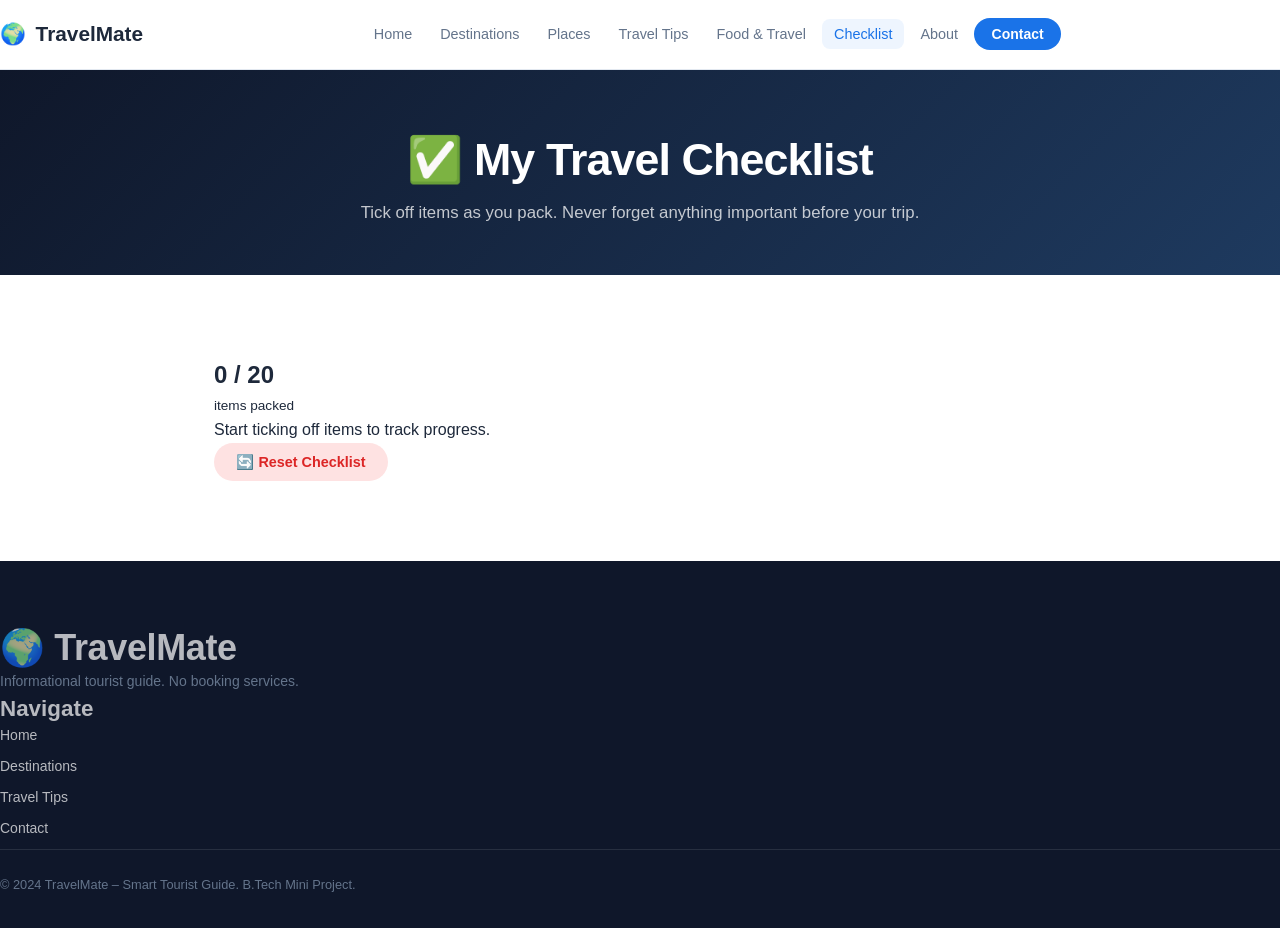
<file: checklist.html>
<!DOCTYPE html>
<html lang="en">
<head>
  <meta charset="UTF-8" />
  <meta name="viewport" content="width=device-width, initial-scale=1.0" />
  <title>Travel Checklist – TravelMate</title>
  <link rel="stylesheet" href="styles/main.css" />
</head>
<body>
<nav class="navbar">
  <div class="nav-inner">
    <a href="index.html" class="nav-logo"><span>🌍</span> TravelMate</a>
    <ul class="nav-links" id="navLinks">
      <li><a href="index.html">Home</a></li>
      <li><a href="destinations.html">Destinations</a></li>
      <li><a href="places.html">Places</a></li>
      <li><a href="travel-tips.html">Travel Tips</a></li>
      <li><a href="food.html">Food & Travel</a></li>
      <li><a href="checklist.html" class="active">Checklist</a></li>
      <li><a href="about.html">About</a></li>
      <li><a href="contact.html" class="nav-cta">Contact</a></li>
    </ul>
    <button class="nav-toggle" id="navToggle"><span></span><span></span><span></span></button>
  </div>
</nav>

<div class="page-hero">
  <h1>✅ My Travel Checklist</h1>
  <p>Tick off items as you pack. Never forget anything important before your trip.</p>
</div>

<section class="section">
  <div class="container" style="max-width:900px">
    <!-- Progress Bar -->
    <div class="checklist-progress">
      <div>
        <div style="font-size:1.5rem;font-weight:800" id="progressCount">0 / 20</div>
        <div style="font-size:.85rem;color:var(--muted)">items packed</div>
      </div>
      <div class="progress-bar-wrap">
        <div class="progress-bar"><div class="progress-bar-fill" id="progressFill" style="width:0%"></div></div>
        <div class="progress-label" id="progressLabel">Start ticking off items to track progress.</div>
      </div>
      <button onclick="resetChecklist()" style="padding:.65rem 1.4rem;background:#fee2e2;color:#dc2626;border-radius:50px;font-weight:600;font-size:.9rem;cursor:pointer;border:none;white-space:nowrap">🔄 Reset Checklist</button>
    </div>

    <!-- Checklist Categories -->
    <div class="checklist-categories" id="checklistArea">
      <!-- populated by JS -->
    </div>

    <!-- All Done Banner -->
    <div id="allDoneBanner" style="display:none;margin-top:2rem;text-align:center;background:#f0fdf4;border:1px solid #bbf7d0;border-radius:var(--radius);padding:2rem">
      <div style="font-size:3rem;margin-bottom:.75rem">🎉</div>
      <h3 style="font-size:1.3rem;font-weight:700;color:#15803d;margin-bottom:.5rem">You're All Set to Travel!</h3>
      <p style="color:var(--muted)">All items are packed. Have a safe and wonderful journey!</p>
      <a href="destinations.html" class="btn btn-primary btn-sm" style="margin-top:1rem">Explore Destinations →</a>
    </div>
  </div>
</section>

<footer class="footer">
  <div class="footer-inner">
    <div class="footer-top">
      <div class="footer-brand"><h2>🌍 TravelMate</h2><p>Informational tourist guide. No booking services.</p></div>
      <div class="footer-col"><h3>Navigate</h3><ul>
        <li><a href="index.html">Home</a></li><li><a href="destinations.html">Destinations</a></li>
        <li><a href="travel-tips.html">Travel Tips</a></li><li><a href="contact.html">Contact</a></li>
      </ul></div>
    </div>
    <div class="footer-bottom"><p>© 2024 TravelMate – Smart Tourist Guide. B.Tech Mini Project.</p></div>
  </div>
</footer>

<button id="scrollTop" onclick="window.scrollTo({top:0,behavior:'smooth'})">↑</button>
<script src="js/data.js"></script>
<script src="js/main.js"></script>
<script src="js/checklist.js"></script>
</body>
</html>
</file>
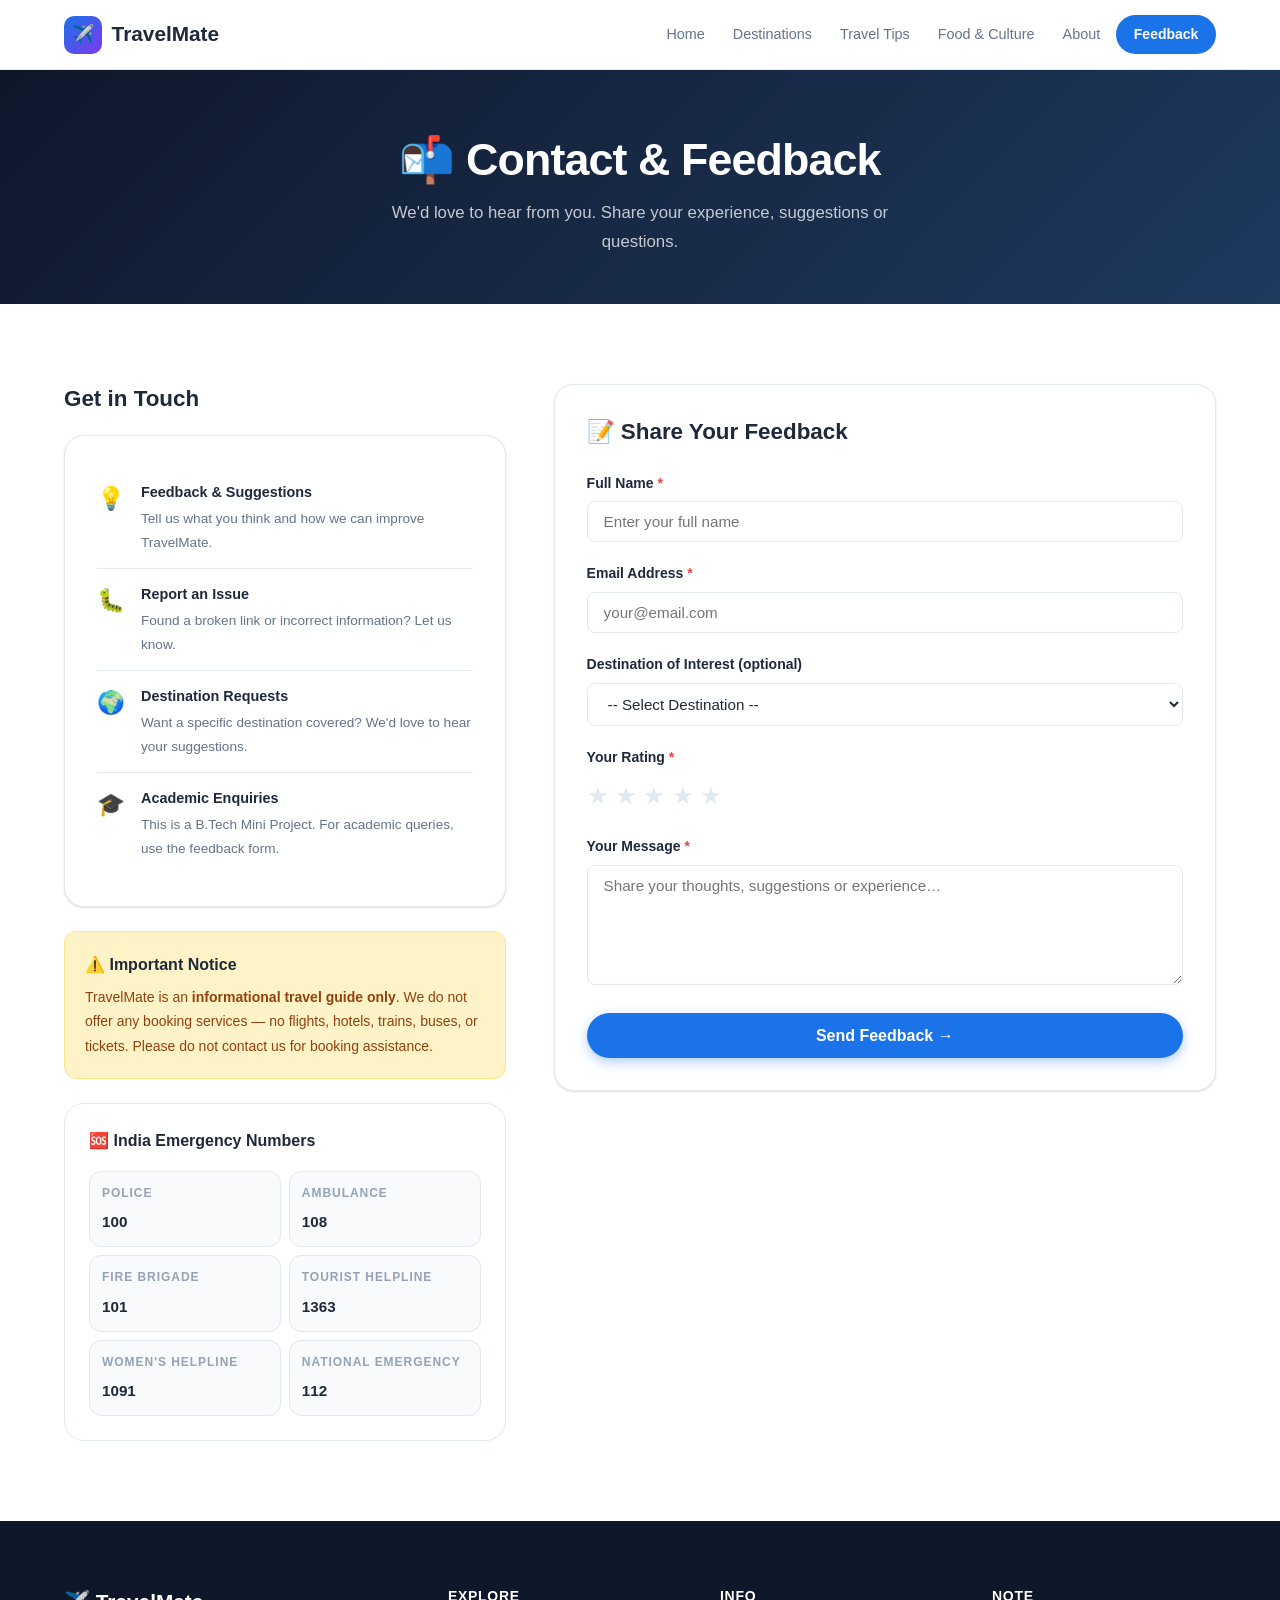
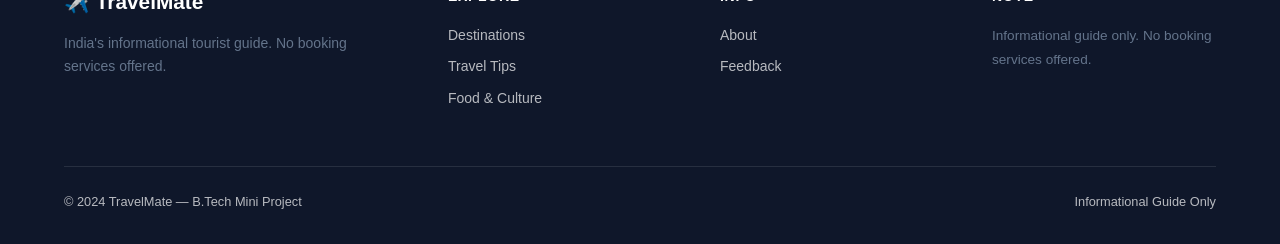
<file: contact.html>
<!DOCTYPE html>
<html lang="en">
<head>
  <meta charset="UTF-8">
  <meta name="viewport" content="width=device-width, initial-scale=1.0">
  <title>Feedback – TravelMate</title>
  <link rel="stylesheet" href="styles/main.css">
  <style>
    .contact-wrap { display:grid; grid-template-columns:1fr 1.5fr; gap:3rem; align-items:start; }
    @media (max-width:768px) { .contact-wrap { grid-template-columns:1fr; } }
    .contact-info-card { background:#fff; border:1px solid var(--border); border-radius:var(--radius-lg); padding:2rem; box-shadow:var(--shadow-sm); }
    .contact-info-card .item { display:flex; gap:1rem; padding:.85rem 0; border-bottom:1px solid var(--border); }
    .contact-info-card .item:last-child { border-bottom:none; }
    .contact-info-card .item .icon { font-size:1.4rem; flex-shrink:0; }
    .contact-info-card .item h4 { font-size:.9rem; margin-bottom:.15rem; }
    .contact-info-card .item p { font-size:.85rem; margin:0; }
    .form-card { background:#fff; border:1px solid var(--border); border-radius:var(--radius-lg); padding:2rem; box-shadow:var(--shadow-sm); }
    #formSuccess { display:none; text-align:center; padding:3rem 1.5rem; background:#f0fdf4; border:1px solid #86efac; border-radius:var(--radius); }
    #formSuccess .success-icon { font-size:3.5rem; margin-bottom:.75rem; }
    #formSuccess h3 { color:#15803d; font-size:1.4rem; margin-bottom:.5rem; }
    #formSuccess p { color:var(--text-muted); margin-bottom:1.5rem; }
  </style>
</head>
<body>

<nav class="navbar">
  <div class="container nav-inner">
    <a href="index.html" class="nav-logo"><div class="logo-icon">✈️</div><span>TravelMate</span></a>
    <div class="nav-links" id="navLinks">
      <a href="index.html">Home</a>
      <a href="destinations.html">Destinations</a>
      <a href="travel-tips.html">Travel Tips</a>
      <a href="food.html">Food & Culture</a>
      <a href="about.html">About</a>
      <a href="contact.html" class="nav-cta active">Feedback</a>
    </div>
    <button class="nav-hamburger" id="hamburger"><span></span><span></span><span></span></button>
  </div>
</nav>

<div class="page-hero">
  <div class="container">
    <h1>📬 Contact & Feedback</h1>
    <p>We'd love to hear from you. Share your experience, suggestions or questions.</p>
  </div>
</div>

<section class="section">
  <div class="container">
    <div class="contact-wrap">

      <!-- ─── Left: Info ─────────────────────────────────────── -->
      <div>
        <h3 style="margin-bottom:1.25rem">Get in Touch</h3>
        <div class="contact-info-card">
          <div class="item">
            <div class="icon">💡</div>
            <div><h4>Feedback & Suggestions</h4><p>Tell us what you think and how we can improve TravelMate.</p></div>
          </div>
          <div class="item">
            <div class="icon">🐛</div>
            <div><h4>Report an Issue</h4><p>Found a broken link or incorrect information? Let us know.</p></div>
          </div>
          <div class="item">
            <div class="icon">🌍</div>
            <div><h4>Destination Requests</h4><p>Want a specific destination covered? We'd love to hear your suggestions.</p></div>
          </div>
          <div class="item">
            <div class="icon">🎓</div>
            <div><h4>Academic Enquiries</h4><p>This is a B.Tech Mini Project. For academic queries, use the feedback form.</p></div>
          </div>
        </div>

        <div style="background:#fef3c7;border:1px solid #fde68a;border-radius:var(--radius);padding:1.25rem;margin-top:1.5rem">
          <h4 style="margin-bottom:.4rem">⚠️ Important Notice</h4>
          <p style="font-size:.875rem;color:#92400e;margin:0">TravelMate is an <strong>informational travel guide only</strong>. We do not offer any booking services — no flights, hotels, trains, buses, or tickets. Please do not contact us for booking assistance.</p>
        </div>

        <!-- Emergency Numbers -->
        <div style="background:#fff;border:1px solid var(--border);border-radius:var(--radius-lg);padding:1.5rem;margin-top:1.5rem">
          <h4 style="margin-bottom:1rem">🆘 India Emergency Numbers</h4>
          <div style="display:grid;grid-template-columns:repeat(2,1fr);gap:.5rem">
            <div class="info-item" style="padding:.75rem"><div class="info-label">Police</div><div class="info-val">100</div></div>
            <div class="info-item" style="padding:.75rem"><div class="info-label">Ambulance</div><div class="info-val">108</div></div>
            <div class="info-item" style="padding:.75rem"><div class="info-label">Fire Brigade</div><div class="info-val">101</div></div>
            <div class="info-item" style="padding:.75rem"><div class="info-label">Tourist Helpline</div><div class="info-val">1363</div></div>
            <div class="info-item" style="padding:.75rem"><div class="info-label">Women's Helpline</div><div class="info-val">1091</div></div>
            <div class="info-item" style="padding:.75rem"><div class="info-label">National Emergency</div><div class="info-val">112</div></div>
          </div>
        </div>
      </div>

      <!-- ─── Right: Form ────────────────────────────────────── -->
      <div class="form-card">
        <h3 style="margin-bottom:1.5rem">📝 Share Your Feedback</h3>

        <form id="feedbackForm">
          <div class="form-group">
            <label for="name">Full Name <span style="color:var(--danger)">*</span></label>
            <input type="text" id="name" class="form-control" placeholder="Enter your full name" autocomplete="name">
            <div class="error-msg" id="nameError"></div>
          </div>

          <div class="form-group">
            <label for="email">Email Address <span style="color:var(--danger)">*</span></label>
            <input type="email" id="email" class="form-control" placeholder="your@email.com" autocomplete="email">
            <div class="error-msg" id="emailError"></div>
          </div>

          <div class="form-group">
            <label for="destination">Destination of Interest (optional)</label>
            <select id="destination" class="form-control">
              <option value="">-- Select Destination --</option>
            </select>
          </div>

          <div class="form-group">
            <label>Your Rating <span style="color:var(--danger)">*</span></label>
            <div class="star-rating">
              <span class="star" data-val="1">★</span>
              <span class="star" data-val="2">★</span>
              <span class="star" data-val="3">★</span>
              <span class="star" data-val="4">★</span>
              <span class="star" data-val="5">★</span>
            </div>
            <div class="error-msg" id="ratingError"></div>
          </div>

          <div class="form-group">
            <label for="message">Your Message <span style="color:var(--danger)">*</span></label>
            <textarea id="message" class="form-control" placeholder="Share your thoughts, suggestions or experience…" rows="5"></textarea>
            <div class="error-msg" id="messageError"></div>
          </div>

          <button type="submit" class="btn btn-primary btn-full btn-lg">
            Send Feedback →
          </button>
        </form>

        <!-- Success State -->
        <div id="formSuccess">
          <div class="success-icon">🎉</div>
          <h3>Thank You for Your Feedback!</h3>
          <p>We appreciate you taking the time to share your thoughts. Your feedback helps us improve TravelMate for all travellers.</p>
          <a href="index.html" class="btn btn-primary">🏠 Back to Home</a>
        </div>
      </div>

    </div>
  </div>
</section>

<footer class="footer">
  <div class="container">
    <div class="footer-grid">
      <div class="footer-brand"><div class="logo">✈️ TravelMate</div><p>India's informational tourist guide. No booking services offered.</p></div>
      <div class="footer-col"><h4>Explore</h4><a href="destinations.html">Destinations</a><a href="travel-tips.html">Travel Tips</a><a href="food.html">Food & Culture</a></div>
      <div class="footer-col"><h4>Info</h4><a href="about.html">About</a><a href="contact.html">Feedback</a></div>
      <div class="footer-col"><h4>Note</h4><p style="font-size:.85rem">Informational guide only. No booking services offered.</p></div>
    </div>
    <div class="footer-bottom"><span>© 2024 TravelMate — B.Tech Mini Project</span><span>Informational Guide Only</span></div>
  </div>
</footer>

<button id="scrollTop">↑</button>

<script src="js/data.js"></script>
<script src="js/main.js"></script>
<script src="js/contact.js"></script>
<script>
  document.getElementById('hamburger').addEventListener('click', function () {
    document.getElementById('navLinks').classList.toggle('open');
  });

  // Populate destination dropdown
  const sel = document.getElementById('destination');
  DESTINATIONS.forEach(d => {
    sel.innerHTML += `<option value="${d.id}">${d.name}</option>`;
  });
</script>
</body>
</html>
</file>
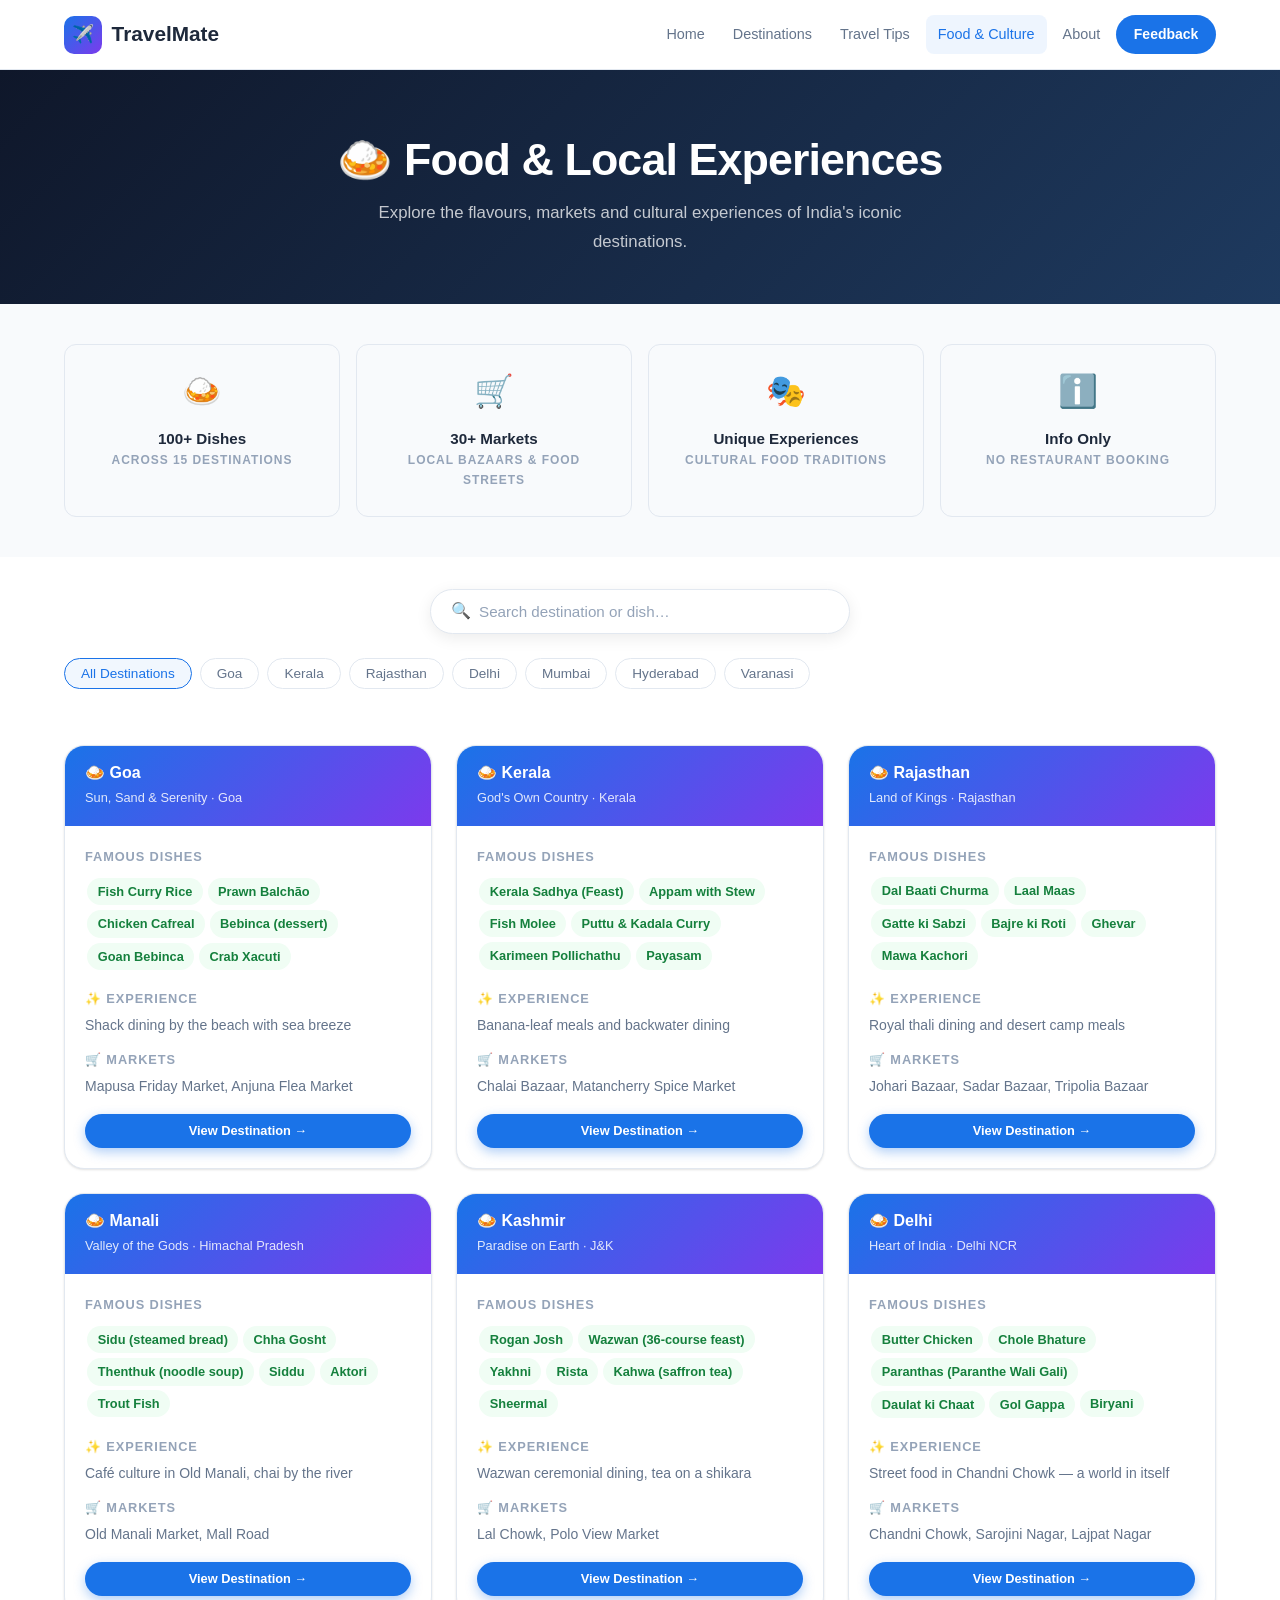
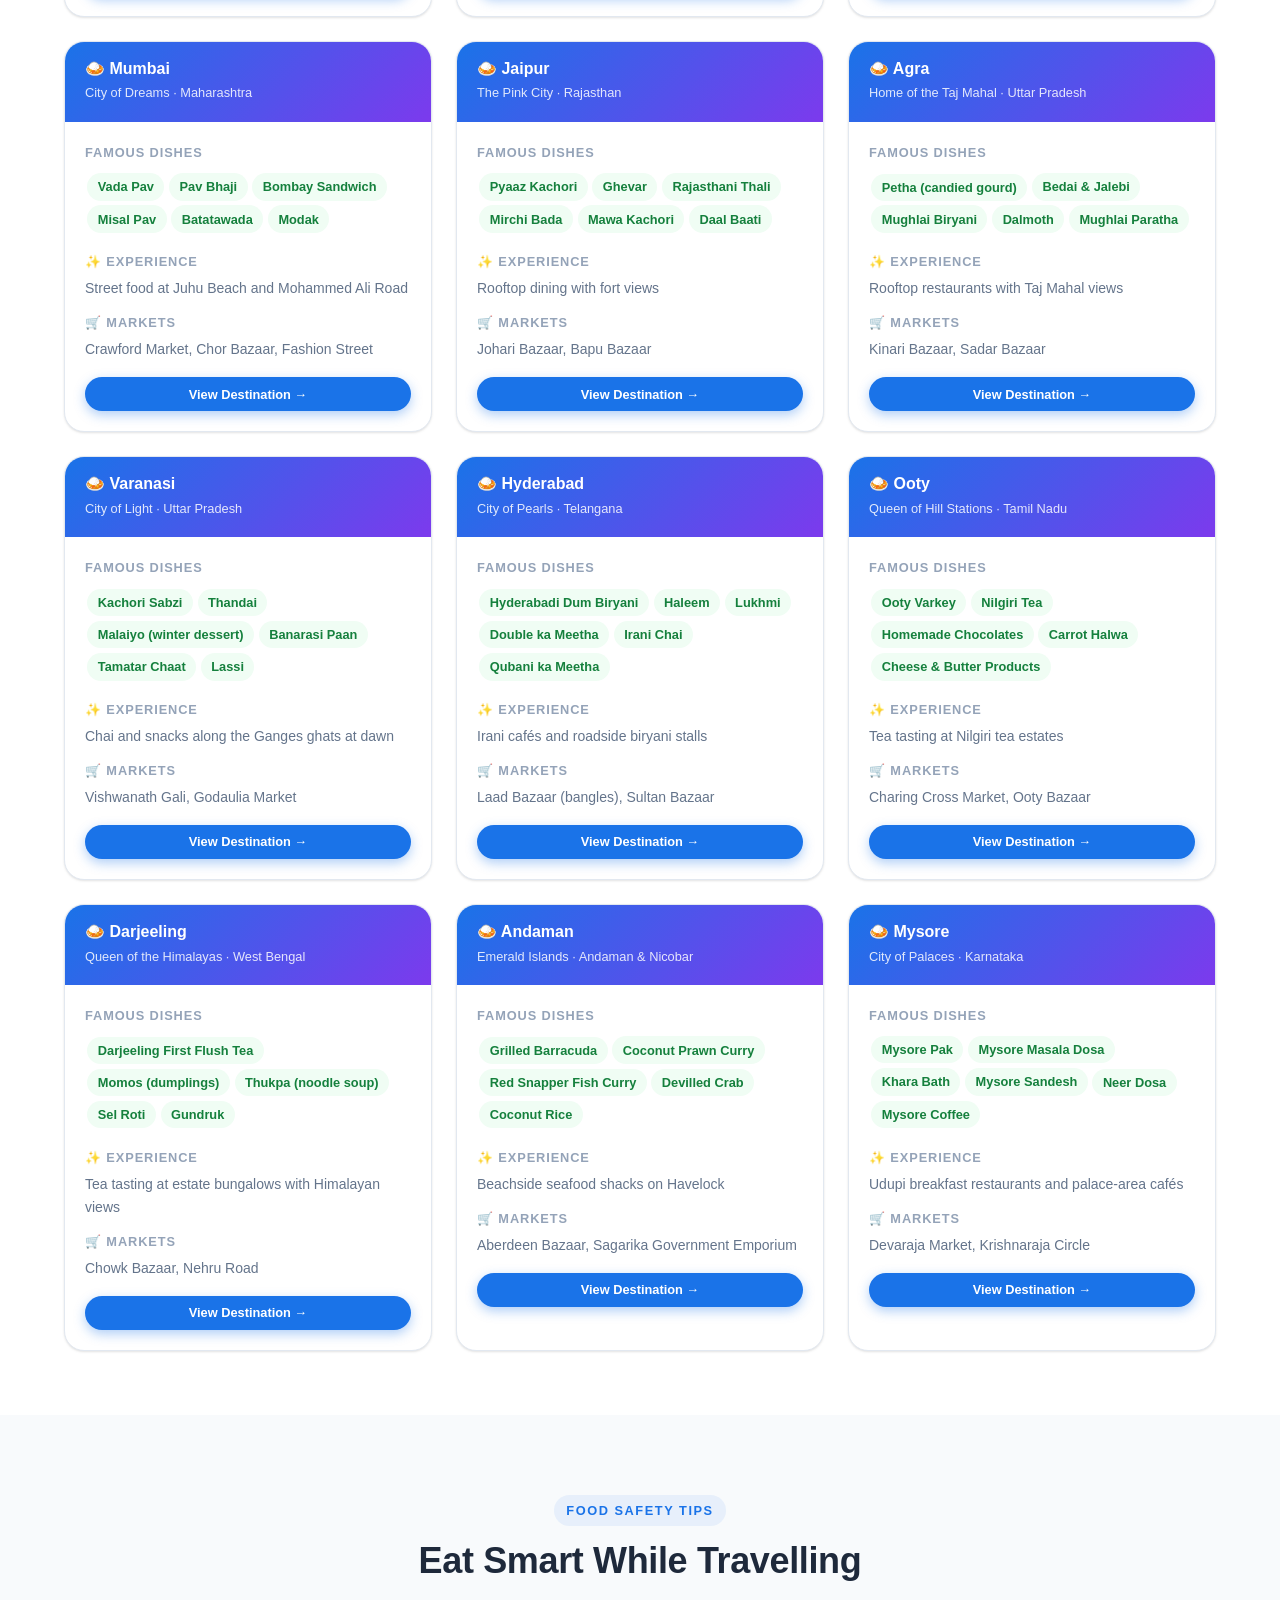
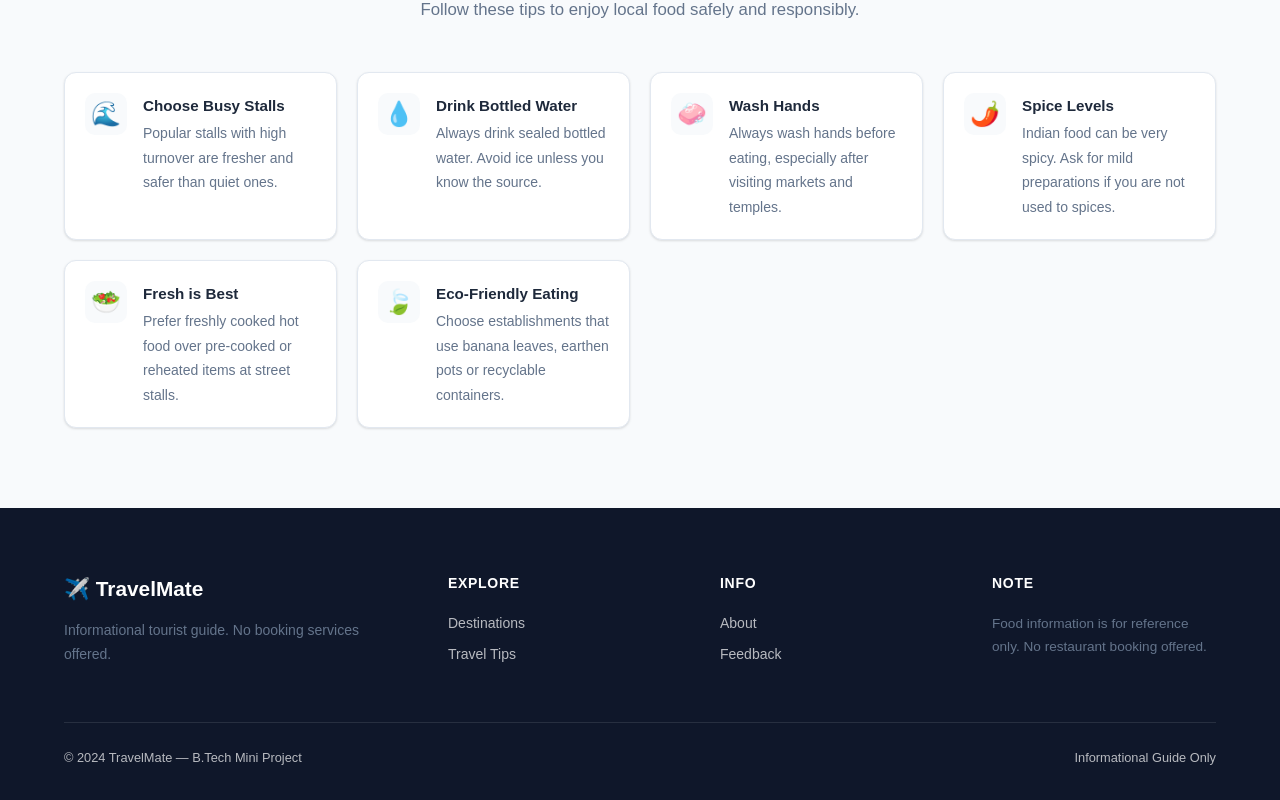
<file: food.html>
<!DOCTYPE html>
<html lang="en">
<head>
  <meta charset="UTF-8">
  <meta name="viewport" content="width=device-width, initial-scale=1.0">
  <title>Food & Culture – TravelMate</title>
  <link rel="stylesheet" href="styles/main.css">
  <style>
    .food-grid { display:grid; grid-template-columns:repeat(auto-fill,minmax(300px,1fr)); gap:1.5rem; }
    .food-card { background:#fff; border:1px solid var(--border); border-radius:var(--radius-lg); overflow:hidden; box-shadow:var(--shadow-sm); transition:var(--transition); }
    .food-card:hover { box-shadow:var(--shadow-md); transform:translateY(-4px); }
    .food-card-head { padding:1rem 1.25rem; background:linear-gradient(135deg,var(--primary),#7c3aed); color:#fff; }
    .food-card-head h3 { font-size:1rem; margin:0; }
    .food-card-head span { font-size:.8rem; opacity:.85; }
    .food-card-body { padding:1.25rem; }
    .dish-tag { display:inline-block; background:#f0fdf4; color:#15803d; border-radius:99px; padding:.2rem .65rem; font-size:.8rem; font-weight:600; margin:.15rem; }
    .filter-tabs { display:flex; flex-wrap:wrap; gap:.5rem; margin-bottom:2rem; }
  </style>
</head>
<body>

<nav class="navbar">
  <div class="container nav-inner">
    <a href="index.html" class="nav-logo"><div class="logo-icon">✈️</div><span>TravelMate</span></a>
    <div class="nav-links" id="navLinks">
      <a href="index.html">Home</a>
      <a href="destinations.html">Destinations</a>
      <a href="travel-tips.html">Travel Tips</a>
      <a href="food.html" class="active">Food & Culture</a>
      <a href="about.html">About</a>
      <a href="contact.html" class="nav-cta">Feedback</a>
    </div>
    <button class="nav-hamburger" id="hamburger"><span></span><span></span><span></span></button>
  </div>
</nav>

<div class="page-hero">
  <div class="container">
    <h1>🍛 Food & Local Experiences</h1>
    <p>Explore the flavours, markets and cultural experiences of India's iconic destinations.</p>
  </div>
</div>

<!-- ─── Intro ─────────────────────────────────────────────── -->
<section class="section section-alt" style="padding:2.5rem 0">
  <div class="container">
    <div style="display:grid;grid-template-columns:repeat(auto-fill,minmax(220px,1fr));gap:1rem">
      <div class="info-item" style="text-align:center">
        <div style="font-size:2rem;margin-bottom:.5rem">🍛</div>
        <div class="info-val">100+ Dishes</div>
        <div class="info-label">Across 15 destinations</div>
      </div>
      <div class="info-item" style="text-align:center">
        <div style="font-size:2rem;margin-bottom:.5rem">🛒</div>
        <div class="info-val">30+ Markets</div>
        <div class="info-label">Local bazaars & food streets</div>
      </div>
      <div class="info-item" style="text-align:center">
        <div style="font-size:2rem;margin-bottom:.5rem">🎭</div>
        <div class="info-val">Unique Experiences</div>
        <div class="info-label">Cultural food traditions</div>
      </div>
      <div class="info-item" style="text-align:center">
        <div style="font-size:2rem;margin-bottom:.5rem">ℹ️</div>
        <div class="info-val">Info Only</div>
        <div class="info-label">No restaurant booking</div>
      </div>
    </div>
  </div>
</section>

<!-- ─── Search ────────────────────────────────────────────── -->
<section class="section-sm" style="padding:2rem 0 0">
  <div class="container">
    <div class="search-bar" style="max-width:420px;margin:0 auto 1.5rem">
      <span>🔍</span>
      <input type="text" id="foodSearch" placeholder="Search destination or dish…" oninput="filterFood()">
    </div>
    <div class="filter-tabs">
      <button class="pill active" onclick="filterByState('all', this)">All Destinations</button>
      <button class="pill" onclick="filterByState('goa', this)">Goa</button>
      <button class="pill" onclick="filterByState('kerala', this)">Kerala</button>
      <button class="pill" onclick="filterByState('rajasthan', this)">Rajasthan</button>
      <button class="pill" onclick="filterByState('delhi', this)">Delhi</button>
      <button class="pill" onclick="filterByState('mumbai', this)">Mumbai</button>
      <button class="pill" onclick="filterByState('hyderabad', this)">Hyderabad</button>
      <button class="pill" onclick="filterByState('varanasi', this)">Varanasi</button>
    </div>
  </div>
</section>

<!-- ─── Food Cards ────────────────────────────────────────── -->
<section class="section-sm" style="padding:1.5rem 0 4rem">
  <div class="container">
    <div class="food-grid stagger" id="foodGrid"></div>
  </div>
</section>

<!-- ─── Food Tips ─────────────────────────────────────────── -->
<section class="section section-alt">
  <div class="container">
    <div class="section-header">
      <span class="eyebrow">Food Safety Tips</span>
      <h2>Eat Smart While Travelling</h2>
      <p>Follow these tips to enjoy local food safely and responsibly.</p>
    </div>
    <div style="display:grid;grid-template-columns:repeat(auto-fill,minmax(260px,1fr));gap:1.25rem">
      <div class="tip-card"><div class="tip-icon">🌊</div><div class="tip-text"><h4>Choose Busy Stalls</h4><p>Popular stalls with high turnover are fresher and safer than quiet ones.</p></div></div>
      <div class="tip-card"><div class="tip-icon">💧</div><div class="tip-text"><h4>Drink Bottled Water</h4><p>Always drink sealed bottled water. Avoid ice unless you know the source.</p></div></div>
      <div class="tip-card"><div class="tip-icon">🧼</div><div class="tip-text"><h4>Wash Hands</h4><p>Always wash hands before eating, especially after visiting markets and temples.</p></div></div>
      <div class="tip-card"><div class="tip-icon">🌶️</div><div class="tip-text"><h4>Spice Levels</h4><p>Indian food can be very spicy. Ask for mild preparations if you are not used to spices.</p></div></div>
      <div class="tip-card"><div class="tip-icon">🥗</div><div class="tip-text"><h4>Fresh is Best</h4><p>Prefer freshly cooked hot food over pre-cooked or reheated items at street stalls.</p></div></div>
      <div class="tip-card"><div class="tip-icon">🍃</div><div class="tip-text"><h4>Eco-Friendly Eating</h4><p>Choose establishments that use banana leaves, earthen pots or recyclable containers.</p></div></div>
    </div>
  </div>
</section>

<footer class="footer">
  <div class="container">
    <div class="footer-grid">
      <div class="footer-brand"><div class="logo">✈️ TravelMate</div><p>Informational tourist guide. No booking services offered.</p></div>
      <div class="footer-col"><h4>Explore</h4><a href="destinations.html">Destinations</a><a href="travel-tips.html">Travel Tips</a></div>
      <div class="footer-col"><h4>Info</h4><a href="about.html">About</a><a href="contact.html">Feedback</a></div>
      <div class="footer-col"><h4>Note</h4><p style="font-size:.85rem">Food information is for reference only. No restaurant booking offered.</p></div>
    </div>
    <div class="footer-bottom"><span>© 2024 TravelMate — B.Tech Mini Project</span><span>Informational Guide Only</span></div>
  </div>
</footer>

<button id="scrollTop">↑</button>

<script src="js/data.js"></script>
<script src="js/main.js"></script>
<script>
  document.getElementById('hamburger').addEventListener('click', function () {
    document.getElementById('navLinks').classList.toggle('open');
  });

  let activeState = 'all';
  let searchQ = '';

  function renderFood() {
    const grid = document.getElementById('foodGrid');
    const entries = Object.entries(FOOD);

    const filtered = entries.filter(([key, val]) => {
      const matchState = activeState === 'all' || key === activeState;
      const dest = DESTINATIONS.find(d => d.id === key);
      const name = dest ? dest.name.toLowerCase() : key;
      const matchSearch = !searchQ || name.includes(searchQ) ||
        (val.dishes || []).some(d => d.toLowerCase().includes(searchQ)) ||
        (val.experience || '').toLowerCase().includes(searchQ);
      return matchState && matchSearch;
    });

    if (!filtered.length) {
      grid.innerHTML = `<div style="grid-column:1/-1;text-align:center;padding:3rem;color:var(--text-muted)">
        <div style="font-size:2.5rem;margin-bottom:1rem">🍽️</div>
        <h3 style="color:var(--text)">No results found</h3>
        <p>Try a different search or filter.</p>
      </div>`;
      return;
    }

    grid.innerHTML = filtered.map(([key, val]) => {
      const dest = DESTINATIONS.find(d => d.id === key) || {};
      return `
        <div class="food-card" data-key="${key}">
          <div class="food-card-head">
            <h3>🍛 ${dest.name || key}</h3>
            <span>${dest.tagline || ''} · ${dest.state || ''}</span>
          </div>
          <div class="food-card-body">
            <div style="font-size:.8rem;font-weight:700;text-transform:uppercase;letter-spacing:.07em;color:var(--text-light);margin-bottom:.5rem">Famous Dishes</div>
            <div style="margin-bottom:1rem">
              ${(val.dishes || []).map(d => `<span class="dish-tag">${d}</span>`).join('')}
            </div>
            <div style="font-size:.8rem;font-weight:700;text-transform:uppercase;letter-spacing:.07em;color:var(--text-light);margin-bottom:.3rem">✨ Experience</div>
            <div style="font-size:.875rem;color:var(--text-muted);margin-bottom:.75rem">${val.experience || '—'}</div>
            <div style="font-size:.8rem;font-weight:700;text-transform:uppercase;letter-spacing:.07em;color:var(--text-light);margin-bottom:.3rem">🛒 Markets</div>
            <div style="font-size:.875rem;color:var(--text-muted);margin-bottom:1rem">${val.market || '—'}</div>
            <a href="destination-detail.html?id=${key}" class="btn btn-primary btn-sm btn-full">View Destination →</a>
          </div>
        </div>`;
    }).join('');
  }

  function filterFood() {
    searchQ = document.getElementById('foodSearch').value.toLowerCase();
    renderFood();
  }

  function filterByState(state, el) {
    activeState = state;
    document.querySelectorAll('.filter-tabs .pill').forEach(p => p.classList.remove('active'));
    el.classList.add('active');
    renderFood();
  }

  renderFood();
</script>
</body>
</html>
</file>
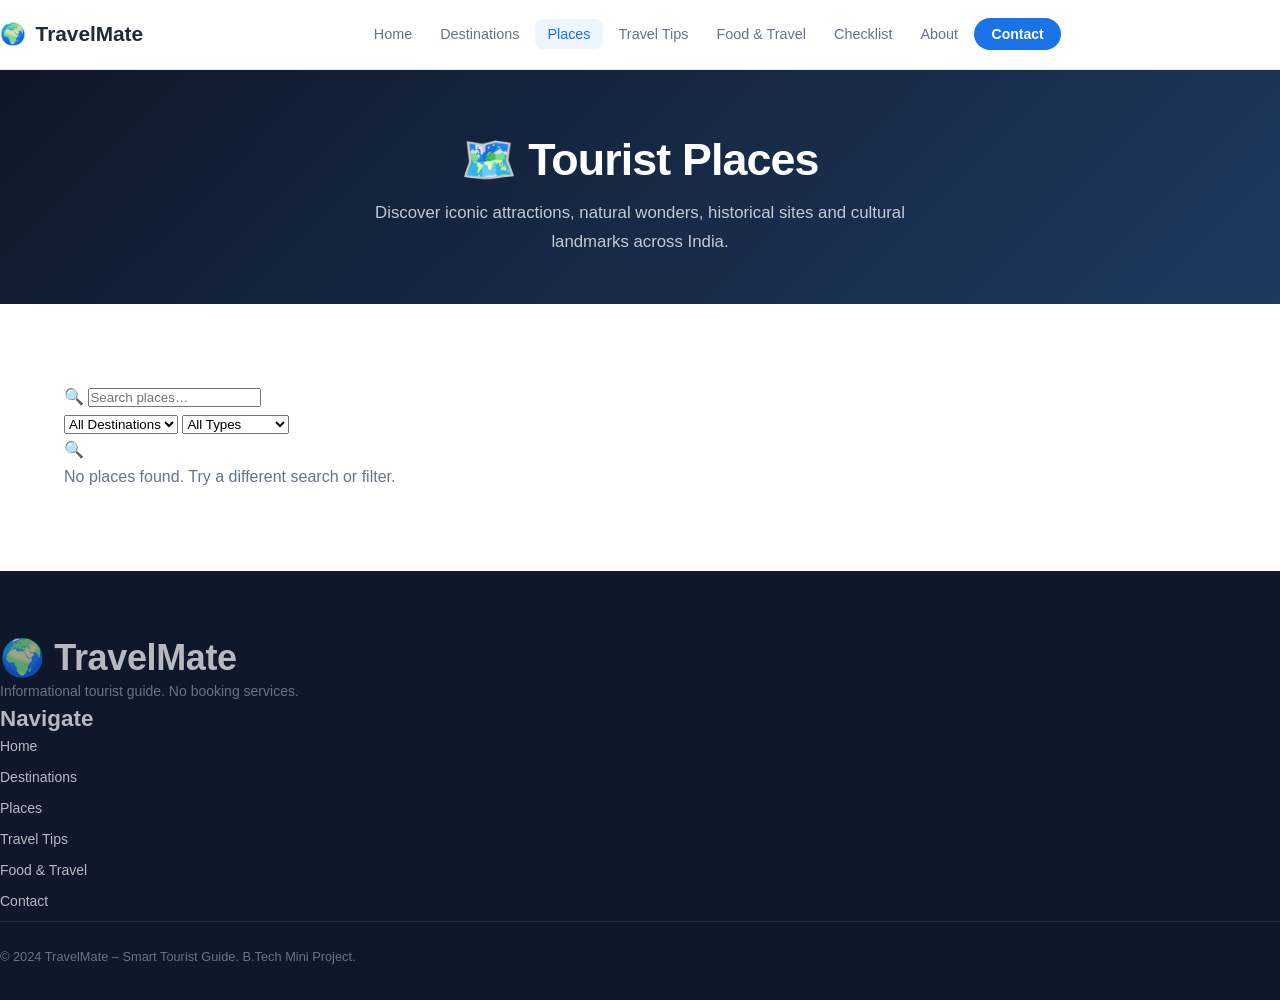
<file: places.html>
<!DOCTYPE html>
<html lang="en">
<head>
  <meta charset="UTF-8" />
  <meta name="viewport" content="width=device-width, initial-scale=1.0" />
  <title>Tourist Places – TravelMate</title>
  <link rel="stylesheet" href="styles/main.css" />
</head>
<body>
<nav class="navbar">
  <div class="nav-inner">
    <a href="index.html" class="nav-logo"><span>🌍</span> TravelMate</a>
    <ul class="nav-links" id="navLinks">
      <li><a href="index.html">Home</a></li>
      <li><a href="destinations.html">Destinations</a></li>
      <li><a href="places.html" class="active">Places</a></li>
      <li><a href="travel-tips.html">Travel Tips</a></li>
      <li><a href="food.html">Food & Travel</a></li>
      <li><a href="checklist.html">Checklist</a></li>
      <li><a href="about.html">About</a></li>
      <li><a href="contact.html" class="nav-cta">Contact</a></li>
    </ul>
    <button class="nav-toggle" id="navToggle"><span></span><span></span><span></span></button>
  </div>
</nav>

<div class="page-hero">
  <h1>🗺️ Tourist Places</h1>
  <p>Discover iconic attractions, natural wonders, historical sites and cultural landmarks across India.</p>
</div>

<section class="section">
  <div class="container">
    <div class="search-bar-wrap">
      <div class="search-input-wrap">
        <span class="ico">🔍</span>
        <input type="text" class="search-input" id="placeSearch" placeholder="Search places…" oninput="applyPlaceFilters()" />
      </div>
      <select class="filter-select" id="destFilter" onchange="applyPlaceFilters()">
        <option value="">All Destinations</option>
      </select>
      <select class="filter-select" id="typeFilter" onchange="applyPlaceFilters()">
        <option value="">All Types</option>
        <option value="Historical">🏰 Historical</option>
        <option value="Nature">🌿 Nature</option>
        <option value="Beach">🏖️ Beach</option>
        <option value="Adventure">🏔️ Adventure</option>
        <option value="Religious">🙏 Religious</option>
        <option value="Wildlife">🐘 Wildlife</option>
        <option value="Cultural">🎭 Cultural</option>
        <option value="Lake/River">💧 Lake/River</option>
      </select>
    </div>
    <div class="cards-grid" id="placesGrid"></div>
    <div class="no-results" id="noResults" style="display:none">
      <div class="icon">🔍</div>
      <p>No places found. Try a different search or filter.</p>
    </div>
  </div>
</section>

<footer class="footer">
  <div class="footer-inner">
    <div class="footer-top">
      <div class="footer-brand"><h2>🌍 TravelMate</h2><p>Informational tourist guide. No booking services.</p></div>
      <div class="footer-col"><h3>Navigate</h3><ul>
        <li><a href="index.html">Home</a></li><li><a href="destinations.html">Destinations</a></li>
        <li><a href="places.html">Places</a></li><li><a href="travel-tips.html">Travel Tips</a></li>
        <li><a href="food.html">Food & Travel</a></li><li><a href="contact.html">Contact</a></li>
      </ul></div>
    </div>
    <div class="footer-bottom"><p>© 2024 TravelMate – Smart Tourist Guide. B.Tech Mini Project.</p></div>
  </div>
</footer>

<button id="scrollTop" onclick="window.scrollTo({top:0,behavior:'smooth'})">↑</button>
<script src="js/data.js"></script>
<script src="js/main.js"></script>
<script src="js/places-data.js"></script>
<script>
  // Populate destination filter
  const df = document.getElementById('destFilter');
  DESTINATIONS.forEach(d => { df.innerHTML += `<option value="${d.id}">${d.name}</option>`; });

  // Check URL param for pre-selected destination
  const params = new URLSearchParams(window.location.search);
  const preselect = params.get('dest');
  if (preselect) df.value = preselect;

  function getAllPlaces() {
    if (!window.PLACES_DATA) return [];
    let all = [];
    Object.entries(PLACES_DATA).forEach(([destId, places]) => {
      const dest = DESTINATIONS.find(d => d.id === destId);
      places.forEach(p => all.push({ ...p, destId, destName: dest ? dest.name : destId }));
    });
    return all;
  }

  function applyPlaceFilters() {
    const q = document.getElementById('placeSearch').value.toLowerCase();
    const dest = document.getElementById('destFilter').value;
    const type = document.getElementById('typeFilter').value;
    const all = getAllPlaces();
    const list = all.filter(p => {
      const mq = p.name.toLowerCase().includes(q) || p.description.toLowerCase().includes(q);
      const md = !dest || p.destId === dest;
      const mt = !type || p.type === type;
      return mq && md && mt;
    });
    renderPlaces(list);
  }

  function renderPlaces(list) {
    const g = document.getElementById('placesGrid');
    const nr = document.getElementById('noResults');
    if (!list.length) { g.innerHTML = ''; nr.style.display = 'block'; return; }
    nr.style.display = 'none';
    g.innerHTML = list.map(p => `
      <div class="place-card">
        <div class="place-card-img">
          <img src="${p.image}" alt="${p.name}" loading="lazy" />
          <span class="place-type-badge">${p.type}</span>
        </div>
        <div class="place-card-body">
          <h3>${p.name}</h3>
          <div style="display:inline-block;margin-bottom:.5rem">
            <span class="badge badge-blue" style="font-size:.72rem">${p.destName}</span>
          </div>
          <div class="place-meta">
            <span class="place-meta-item">📍 ${p.location}</span>
            <span class="place-meta-item">⏱️ ${p.duration}</span>
            <span class="place-meta-item">🌿 ${p.bestTime}</span>
          </div>
          <p>${p.description}</p>
          <a href="destination-detail.html?id=${p.destId}" class="btn btn-primary btn-sm">View Destination →</a>
        </div>
      </div>`).join('');
  }

  applyPlaceFilters();
</script>
</body>
</html>
</file>
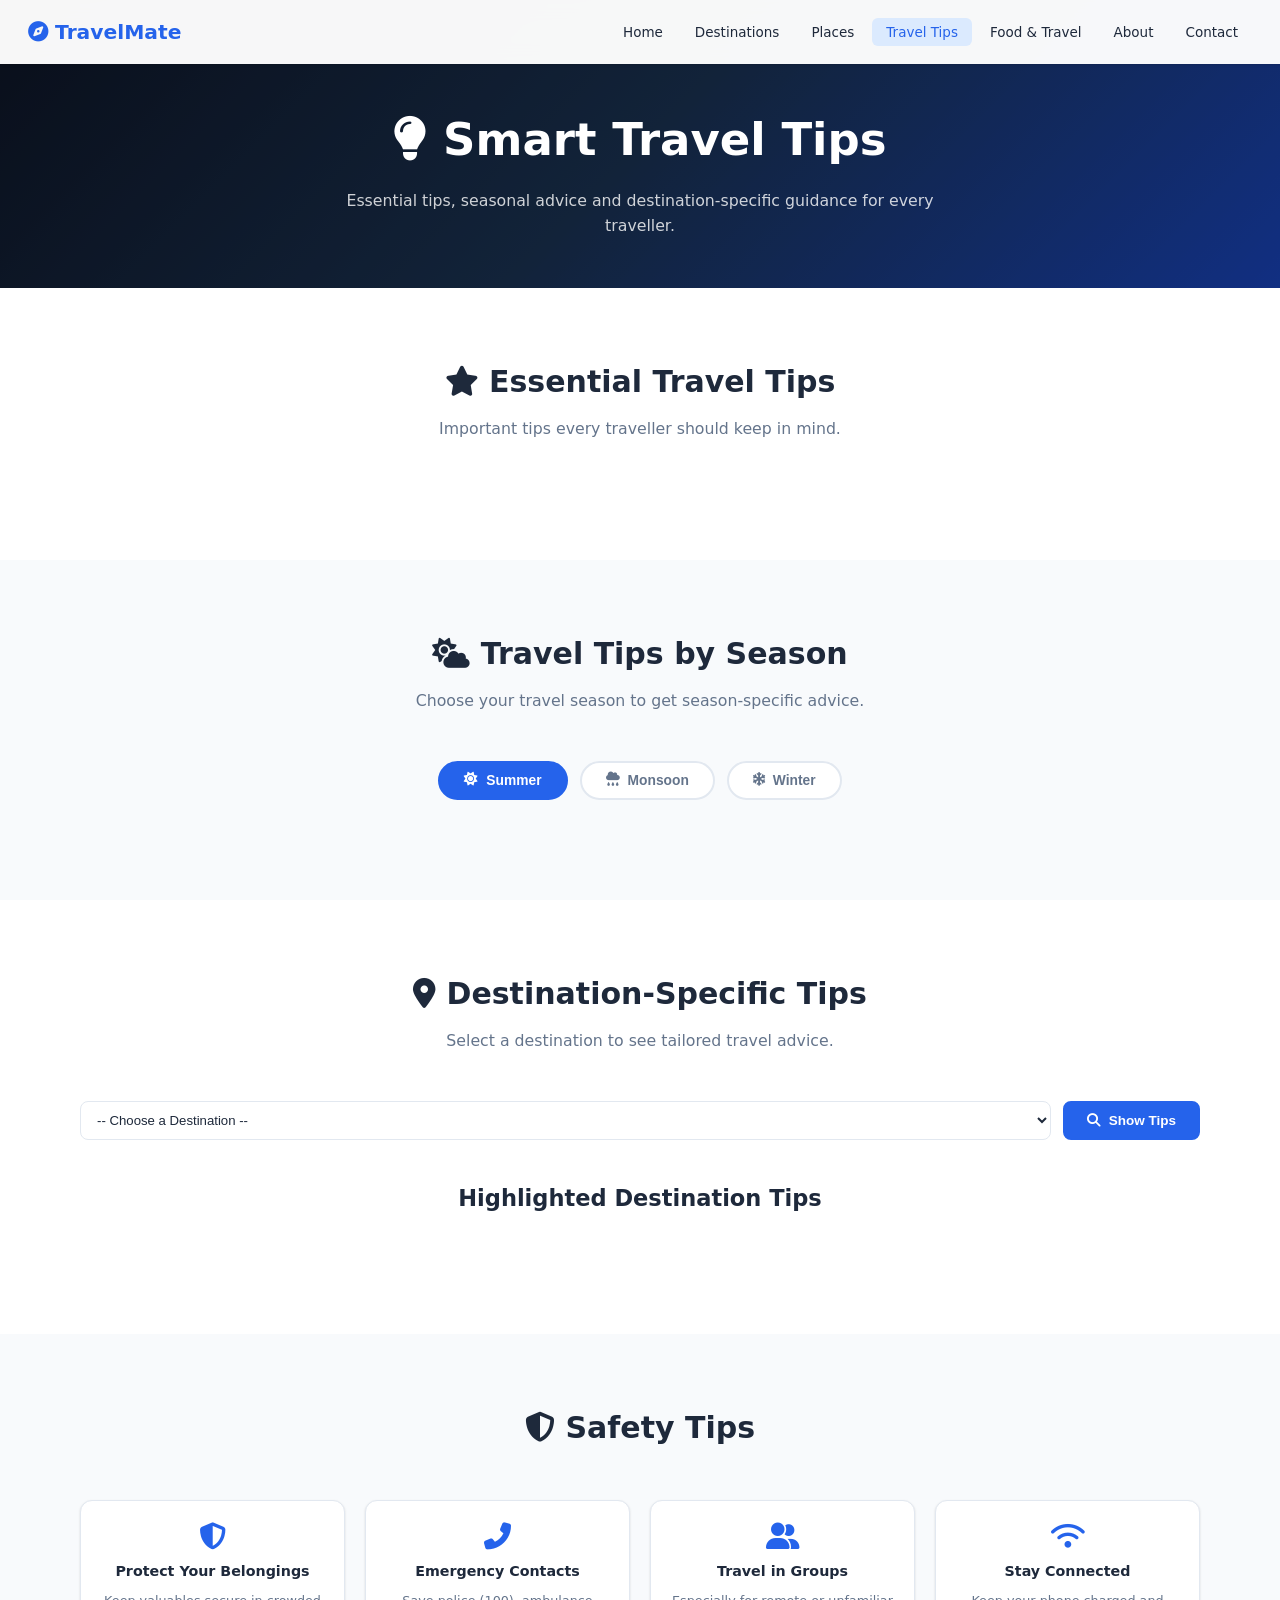
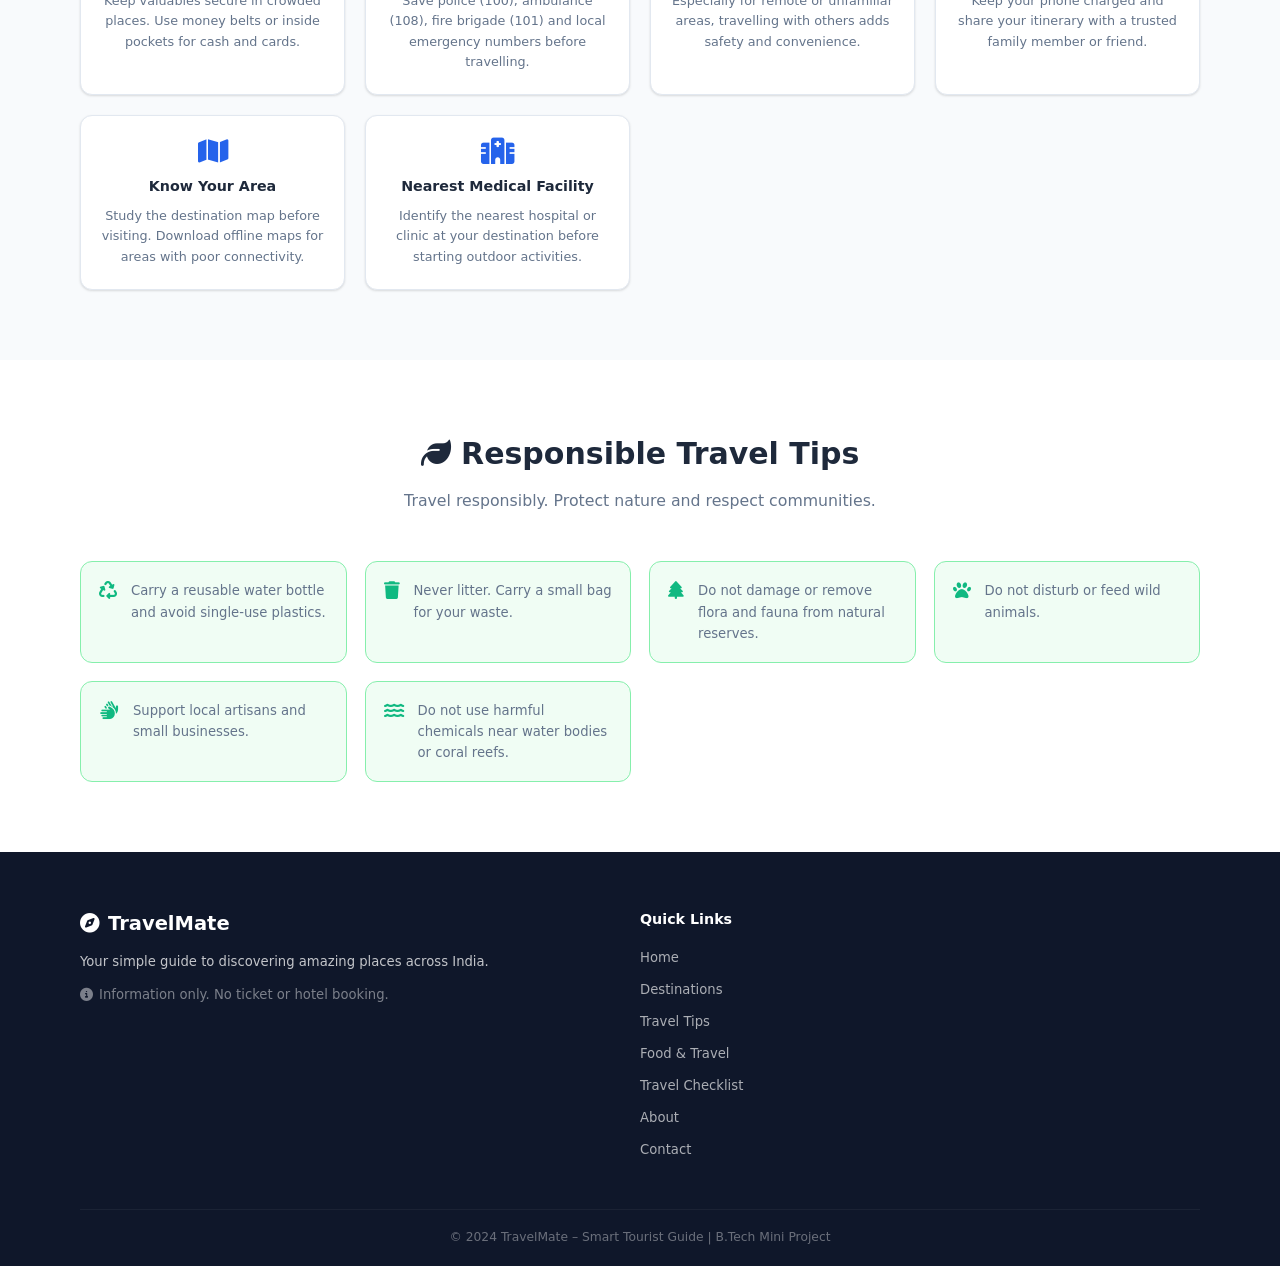
<file: tips.html>
<!DOCTYPE html>
<html lang="en">
<head>
  <meta charset="UTF-8" />
  <meta name="viewport" content="width=device-width, initial-scale=1.0" />
  <title>Travel Tips – TravelMate</title>
  <link rel="stylesheet" href="css/style.css" />
  <link rel="stylesheet" href="https://cdnjs.cloudflare.com/ajax/libs/font-awesome/6.4.0/css/all.min.css" />
</head>
<body>

<nav class="navbar scrolled" id="navbar">
  <div class="nav-brand">
    <a href="index.html"><i class="fas fa-compass"></i> TravelMate</a>
  </div>
  <button class="nav-toggle" id="navToggle" aria-label="Toggle navigation">
    <i class="fas fa-bars"></i>
  </button>
  <ul class="nav-links" id="navLinks">
    <li><a href="index.html">Home</a></li>
    <li><a href="destinations.html">Destinations</a></li>
    <li><a href="destinations.html#places">Places</a></li>
    <li><a href="tips.html" class="active">Travel Tips</a></li>
    <li><a href="food.html">Food & Travel</a></li>
    <li><a href="about.html">About</a></li>
    <li><a href="contact.html">Contact</a></li>
  </ul>
</nav>

<div class="page-header">
  <div class="page-header-overlay"></div>
  <div class="page-header-content">
    <h1><i class="fas fa-lightbulb"></i> Smart Travel Tips</h1>
    <p>Essential tips, seasonal advice and destination-specific guidance for every traveller.</p>
  </div>
</div>

<!-- GENERAL TIPS -->
<section class="section">
  <div class="container">
    <div class="section-header">
      <h2><i class="fas fa-star"></i> Essential Travel Tips</h2>
      <p>Important tips every traveller should keep in mind.</p>
    </div>
    <div class="general-tips-grid" id="generalTipsGrid"></div>
  </div>
</section>

<!-- SEASON TIPS -->
<section class="section bg-light">
  <div class="container">
    <div class="section-header">
      <h2><i class="fas fa-cloud-sun"></i> Travel Tips by Season</h2>
      <p>Choose your travel season to get season-specific advice.</p>
    </div>
    <div class="season-tabs">
      <button class="season-tab active" data-season="summer"><i class="fas fa-sun"></i> Summer</button>
      <button class="season-tab" data-season="monsoon"><i class="fas fa-cloud-rain"></i> Monsoon</button>
      <button class="season-tab" data-season="winter"><i class="fas fa-snowflake"></i> Winter</button>
    </div>
    <div class="season-content" id="seasonContent"></div>
  </div>
</section>

<!-- DESTINATION SPECIFIC TIPS -->
<section class="section">
  <div class="container">
    <div class="section-header">
      <h2><i class="fas fa-map-marker-alt"></i> Destination-Specific Tips</h2>
      <p>Select a destination to see tailored travel advice.</p>
    </div>
    <div class="dest-tips-selector">
      <select id="destTipsSelect" class="when-select">
        <option value="">-- Choose a Destination --</option>
      </select>
      <button class="btn btn-primary" id="destTipsBtn"><i class="fas fa-search"></i> Show Tips</button>
    </div>
    <div class="dest-tips-result" id="destTipsResult"></div>

    <!-- Quick dest tips cards -->
    <div class="section-header mt-40">
      <h3>Highlighted Destination Tips</h3>
    </div>
    <div class="dest-tips-highlight-grid" id="destTipsHighlight"></div>
  </div>
</section>

<!-- SAFETY TIPS -->
<section class="section bg-light">
  <div class="container">
    <div class="section-header">
      <h2><i class="fas fa-shield-alt"></i> Safety Tips</h2>
    </div>
    <div class="safety-tips-grid">
      <div class="safety-card">
        <i class="fas fa-shield-alt"></i>
        <h4>Protect Your Belongings</h4>
        <p>Keep valuables secure in crowded places. Use money belts or inside pockets for cash and cards.</p>
      </div>
      <div class="safety-card">
        <i class="fas fa-phone-alt"></i>
        <h4>Emergency Contacts</h4>
        <p>Save police (100), ambulance (108), fire brigade (101) and local emergency numbers before travelling.</p>
      </div>
      <div class="safety-card">
        <i class="fas fa-user-friends"></i>
        <h4>Travel in Groups</h4>
        <p>Especially for remote or unfamiliar areas, travelling with others adds safety and convenience.</p>
      </div>
      <div class="safety-card">
        <i class="fas fa-wifi"></i>
        <h4>Stay Connected</h4>
        <p>Keep your phone charged and share your itinerary with a trusted family member or friend.</p>
      </div>
      <div class="safety-card">
        <i class="fas fa-map"></i>
        <h4>Know Your Area</h4>
        <p>Study the destination map before visiting. Download offline maps for areas with poor connectivity.</p>
      </div>
      <div class="safety-card">
        <i class="fas fa-hospital"></i>
        <h4>Nearest Medical Facility</h4>
        <p>Identify the nearest hospital or clinic at your destination before starting outdoor activities.</p>
      </div>
    </div>
  </div>
</section>

<!-- ECO TIPS -->
<section class="section">
  <div class="container">
    <div class="section-header">
      <h2><i class="fas fa-leaf"></i> Responsible Travel Tips</h2>
      <p>Travel responsibly. Protect nature and respect communities.</p>
    </div>
    <div class="eco-tips-grid">
      <div class="eco-card"><i class="fas fa-recycle"></i><p>Carry a reusable water bottle and avoid single-use plastics.</p></div>
      <div class="eco-card"><i class="fas fa-trash"></i><p>Never litter. Carry a small bag for your waste.</p></div>
      <div class="eco-card"><i class="fas fa-tree"></i><p>Do not damage or remove flora and fauna from natural reserves.</p></div>
      <div class="eco-card"><i class="fas fa-paw"></i><p>Do not disturb or feed wild animals.</p></div>
      <div class="eco-card"><i class="fas fa-hands"></i><p>Support local artisans and small businesses.</p></div>
      <div class="eco-card"><i class="fas fa-water"></i><p>Do not use harmful chemicals near water bodies or coral reefs.</p></div>
    </div>
  </div>
</section>

<footer class="footer">
  <div class="container">
    <div class="footer-grid">
      <div class="footer-brand">
        <h3><i class="fas fa-compass"></i> TravelMate</h3>
        <p>Your simple guide to discovering amazing places across India.</p>
        <p class="footer-note"><i class="fas fa-info-circle"></i> Information only. No ticket or hotel booking.</p>
      </div>
      <div class="footer-links">
        <h4>Quick Links</h4>
        <ul>
          <li><a href="index.html">Home</a></li>
          <li><a href="destinations.html">Destinations</a></li>
          <li><a href="tips.html">Travel Tips</a></li>
          <li><a href="food.html">Food & Travel</a></li>
          <li><a href="checklist.html">Travel Checklist</a></li>
          <li><a href="about.html">About</a></li>
          <li><a href="contact.html">Contact</a></li>
        </ul>
      </div>
    </div>
    <div class="footer-bottom">
      <p>© 2024 TravelMate – Smart Tourist Guide | B.Tech Mini Project</p>
    </div>
  </div>
</footer>

<script src="js/data.js"></script>
<script src="js/main.js"></script>
<script src="js/tips.js"></script>
</body>
</html>
</file>
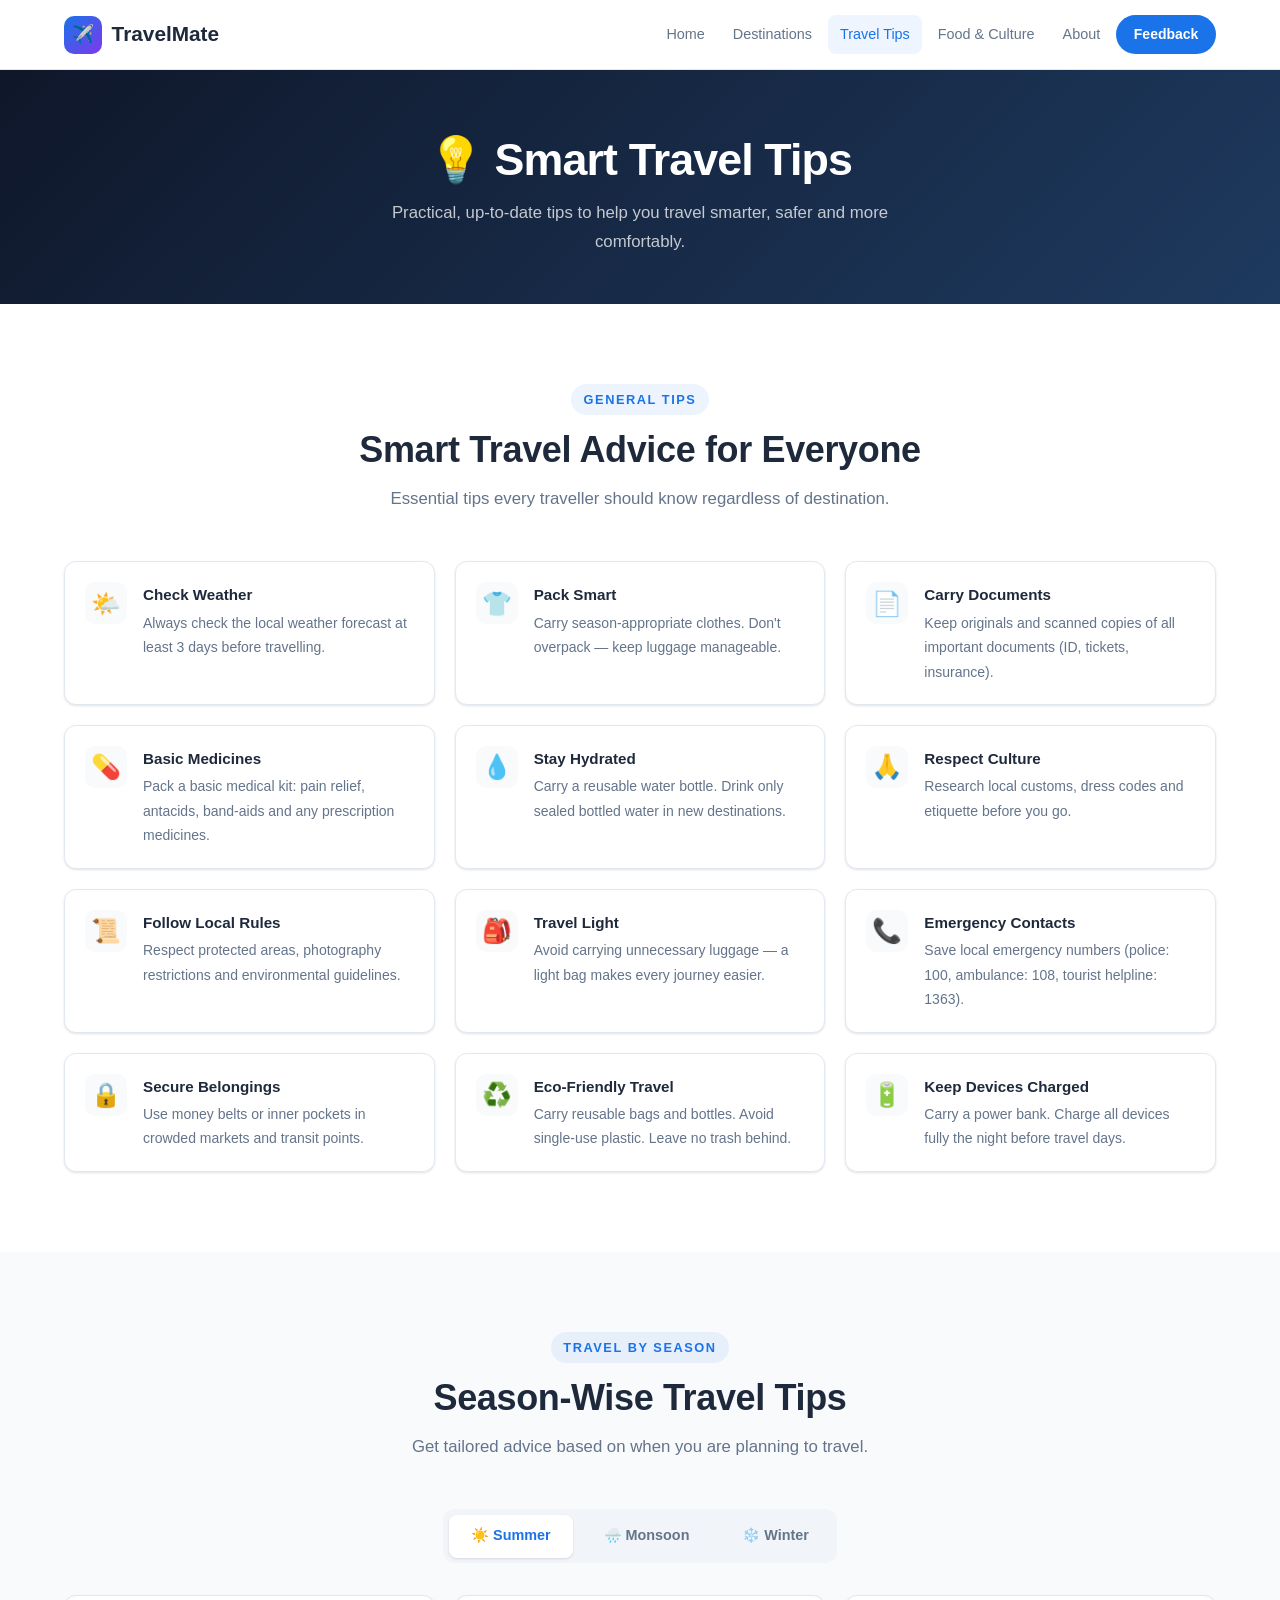
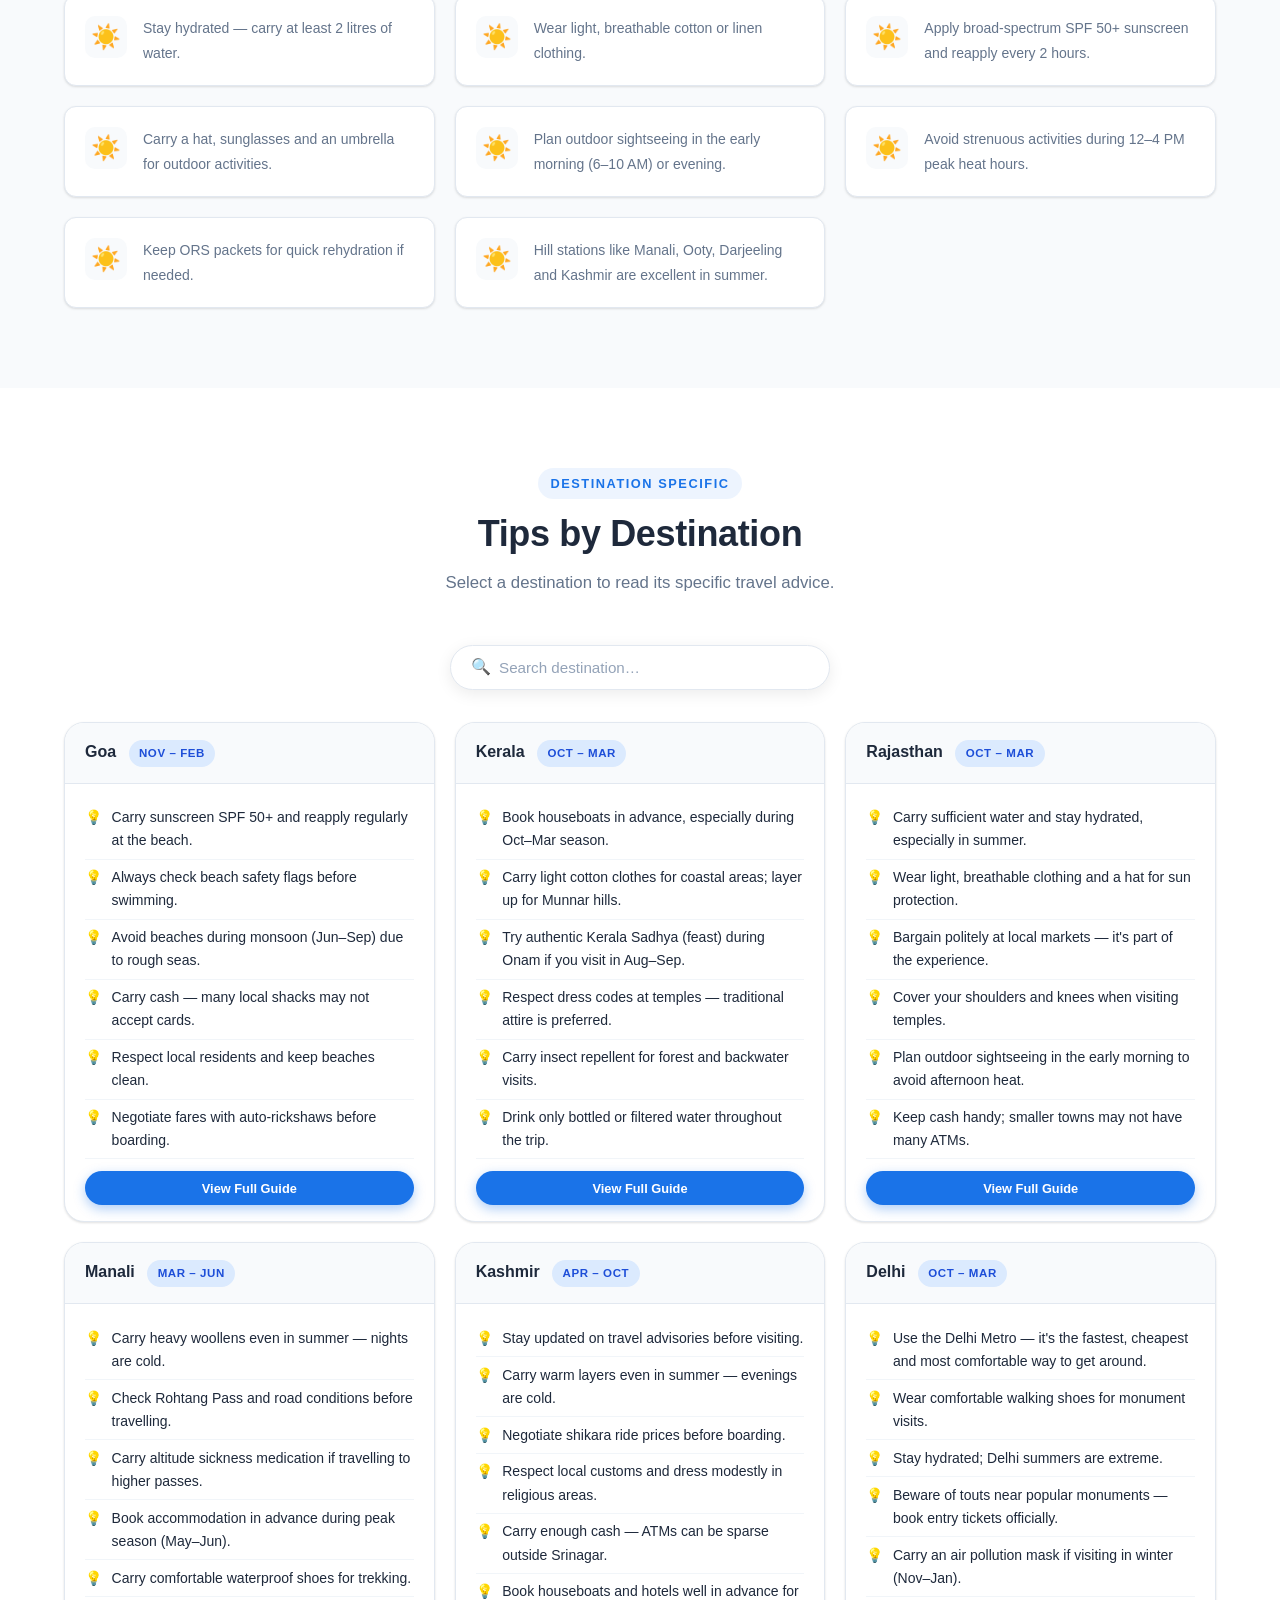
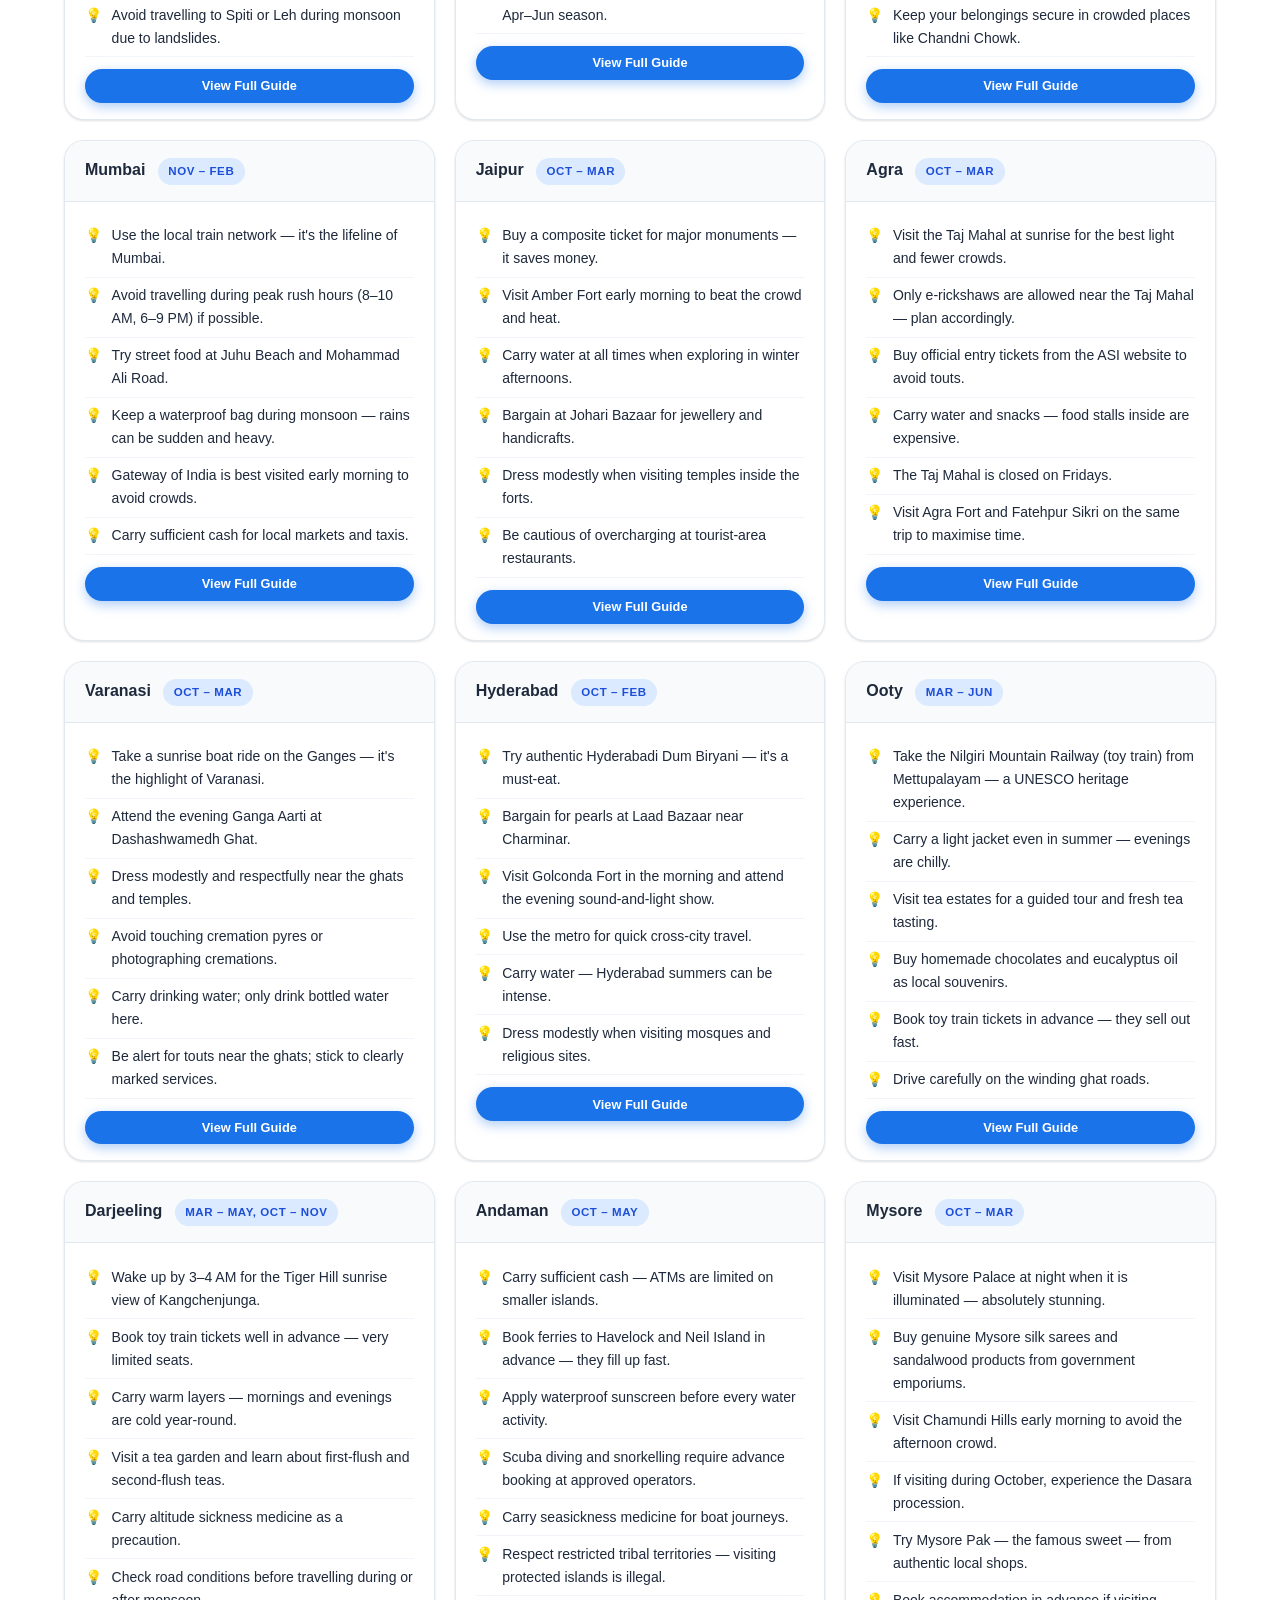
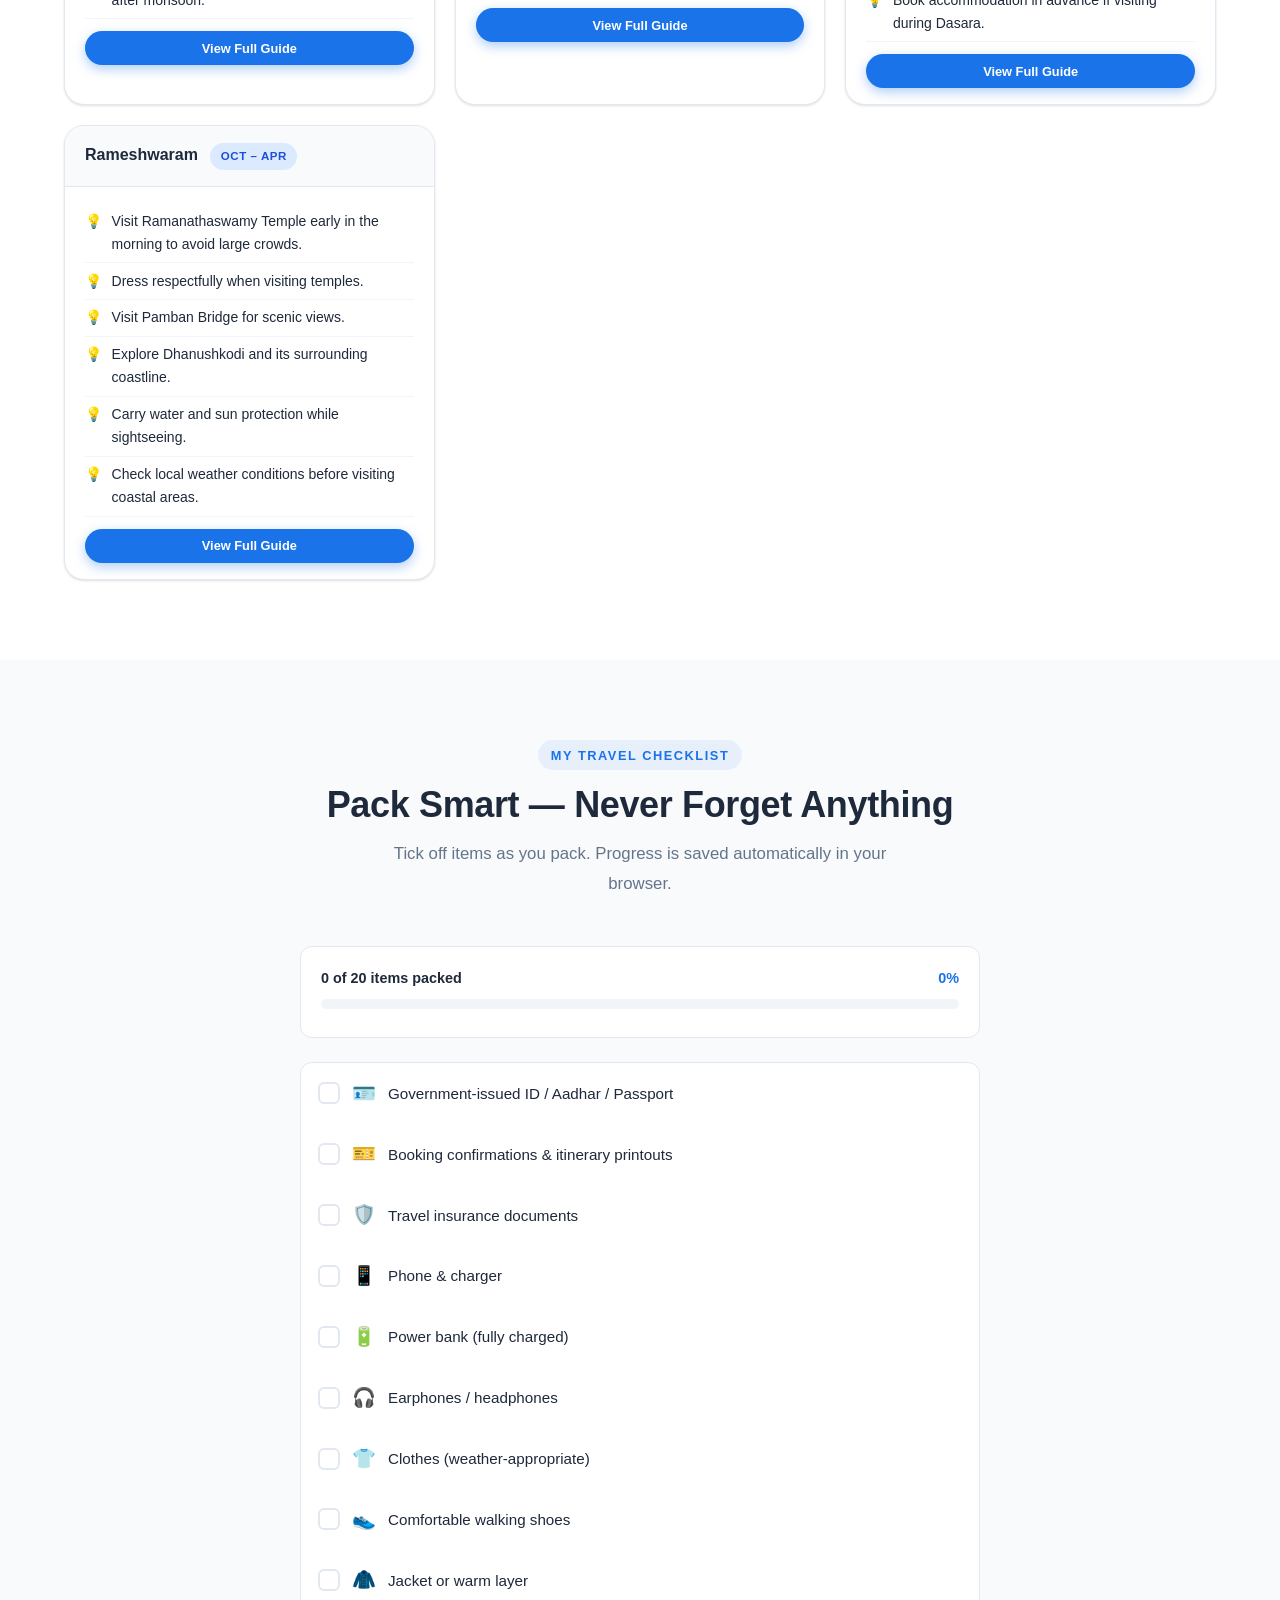
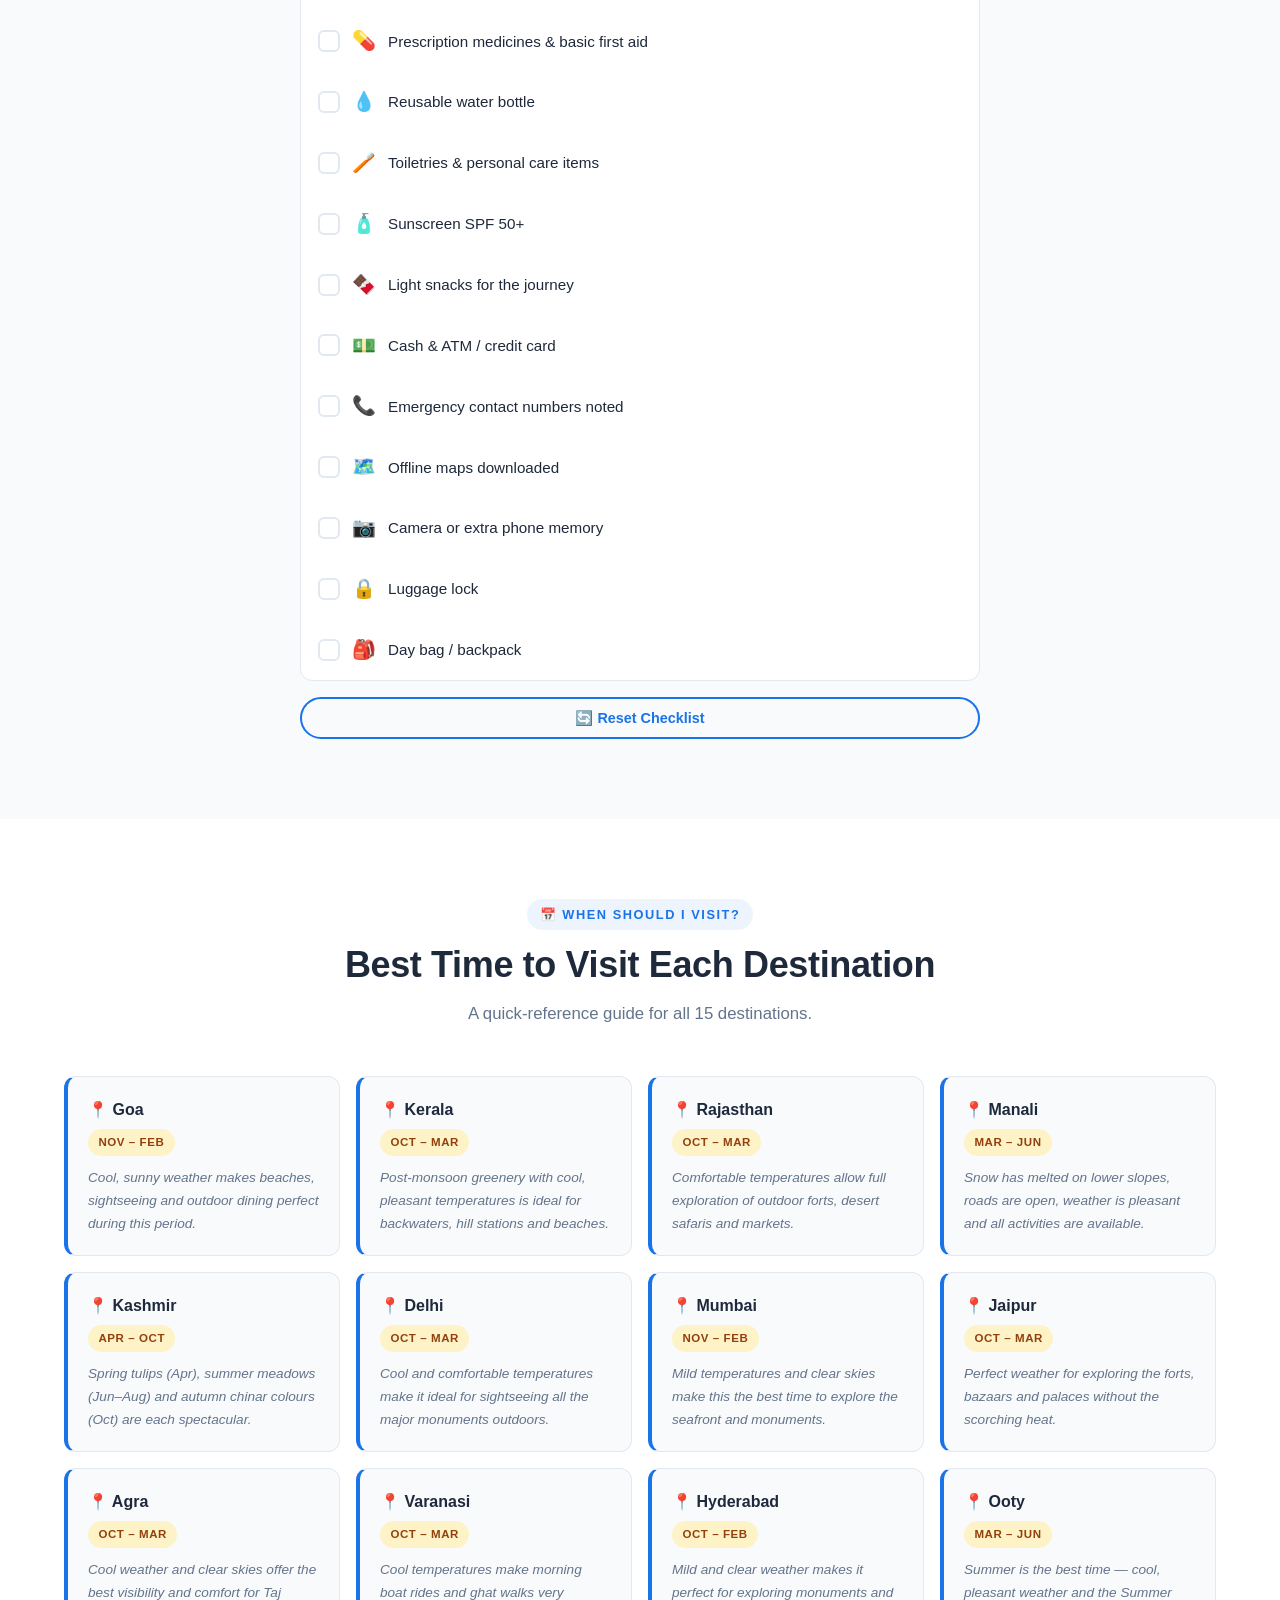
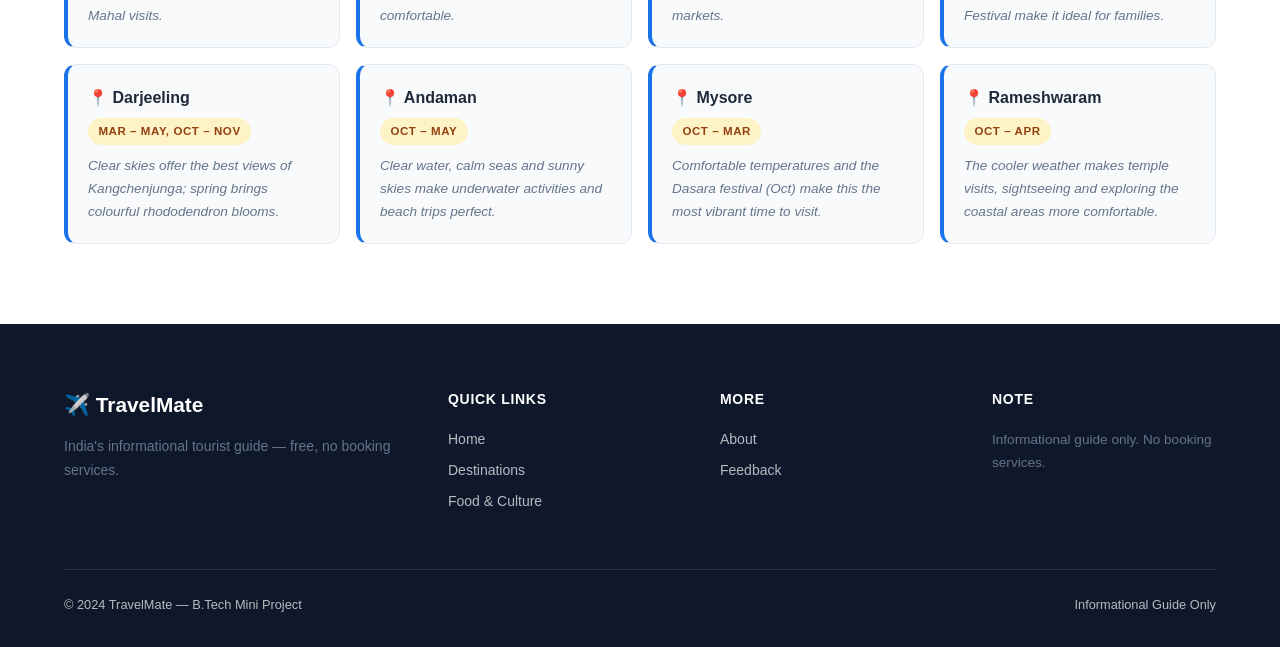
<file: travel-tips.html>
<!DOCTYPE html>
<html lang="en">
<head>
  <meta charset="UTF-8">
  <meta name="viewport" content="width=device-width, initial-scale=1.0">
  <title>Travel Tips – TravelMate</title>
  <link rel="stylesheet" href="styles/main.css">
  <style>
    .tips-grid { display:grid; grid-template-columns:repeat(auto-fill,minmax(280px,1fr)); gap:1.25rem; }
    .checklist-section { max-width:680px; margin:0 auto; }
    .progress-bar-wrap { background:var(--surface2); border-radius:99px; height:10px; overflow:hidden; margin:.5rem 0; }
    .progress-bar-fill { height:100%; background:linear-gradient(90deg,var(--primary),#7c3aed); border-radius:99px; transition:width .4s; }
    .dest-season-grid { display:grid; grid-template-columns:repeat(auto-fill,minmax(260px,1fr)); gap:1rem; }
    .season-panel-content { display:none; }
    .season-panel-content.active { display:block; }
  </style>
</head>
<body>

<nav class="navbar">
  <div class="container nav-inner">
    <a href="index.html" class="nav-logo"><div class="logo-icon">✈️</div><span>TravelMate</span></a>
    <div class="nav-links" id="navLinks">
      <a href="index.html">Home</a>
      <a href="destinations.html">Destinations</a>
      <a href="travel-tips.html" class="active">Travel Tips</a>
      <a href="food.html">Food & Culture</a>
      <a href="about.html">About</a>
      <a href="contact.html" class="nav-cta">Feedback</a>
    </div>
    <button class="nav-hamburger" id="hamburger"><span></span><span></span><span></span></button>
  </div>
</nav>

<div class="page-hero">
  <div class="container">
    <h1>💡 Smart Travel Tips</h1>
    <p>Practical, up-to-date tips to help you travel smarter, safer and more comfortably.</p>
  </div>
</div>

<!-- ─── General Tips ──────────────────────────────────────── -->
<section class="section" id="general">
  <div class="container">
    <div class="section-header">
      <span class="eyebrow">General Tips</span>
      <h2>Smart Travel Advice for Everyone</h2>
      <p>Essential tips every traveller should know regardless of destination.</p>
    </div>
    <div class="tips-grid stagger" id="generalTipsGrid"></div>
  </div>
</section>

<!-- ─── Season Tips ───────────────────────────────────────── -->
<section class="section section-alt" id="season">
  <div class="container">
    <div class="section-header">
      <span class="eyebrow">Travel by Season</span>
      <h2>Season-Wise Travel Tips</h2>
      <p>Get tailored advice based on when you are planning to travel.</p>
    </div>
    <div class="season-tabs">
      <div class="season-tab active" onclick="showSeason('summer',this)">☀️ Summer</div>
      <div class="season-tab" onclick="showSeason('monsoon',this)">🌧️ Monsoon</div>
      <div class="season-tab" onclick="showSeason('winter',this)">❄️ Winter</div>
    </div>
    <div id="season-summer" class="season-panel-content active">
      <div class="tips-grid" id="summer-tips"></div>
    </div>
    <div id="season-monsoon" class="season-panel-content">
      <div class="tips-grid" id="monsoon-tips"></div>
    </div>
    <div id="season-winter" class="season-panel-content">
      <div class="tips-grid" id="winter-tips"></div>
    </div>
  </div>
</section>

<!-- ─── Destination-Specific Tips ────────────────────────── -->
<section class="section" id="destination-tips">
  <div class="container">
    <div class="section-header">
      <span class="eyebrow">Destination Specific</span>
      <h2>Tips by Destination</h2>
      <p>Select a destination to read its specific travel advice.</p>
    </div>
    <div class="search-bar" style="max-width:380px;margin:0 auto 2rem">
      <span>🔍</span>
      <input type="text" id="destTipSearch" placeholder="Search destination…" oninput="filterDestTips()">
    </div>
    <div style="display:grid;grid-template-columns:repeat(auto-fill,minmax(300px,1fr));gap:1.25rem" id="destTipsGrid"></div>
  </div>
</section>

<!-- ─── Travel Checklist ──────────────────────────────────── -->
<section class="section section-alt" id="checklist">
  <div class="container">
    <div class="section-header">
      <span class="eyebrow">My Travel Checklist</span>
      <h2>Pack Smart — Never Forget Anything</h2>
      <p>Tick off items as you pack. Progress is saved automatically in your browser.</p>
    </div>
    <div class="checklist-section">
      <!-- Progress -->
      <div style="background:#fff;border:1px solid var(--border);border-radius:var(--radius);padding:1.25rem;margin-bottom:1.5rem">
        <div style="display:flex;justify-content:space-between;align-items:center;margin-bottom:.5rem">
          <span id="progressLabel" style="font-size:.9rem;font-weight:600;color:var(--text)">0 of 20 items packed</span>
          <span id="progressPct" style="font-size:.9rem;font-weight:700;color:var(--primary)">0%</span>
        </div>
        <div class="progress-bar-wrap">
          <div class="progress-bar-fill" id="progressFill" style="width:0%"></div>
        </div>
      </div>
      <!-- Items -->
      <div style="background:#fff;border:1px solid var(--border);border-radius:var(--radius);overflow:hidden;margin-bottom:1rem" id="checklistItems"></div>
      <!-- Reset -->
      <button id="resetChecklist" class="btn btn-outline btn-full">🔄 Reset Checklist</button>
    </div>
  </div>
</section>

<!-- ─── When to Visit Feature ─────────────────────────────── -->
<section class="section" id="when">
  <div class="container">
    <div class="section-header">
      <span class="eyebrow">📅 When Should I Visit?</span>
      <h2>Best Time to Visit Each Destination</h2>
      <p>A quick-reference guide for all 15 destinations.</p>
    </div>
    <div class="dest-season-grid" id="whenGrid"></div>
  </div>
</section>

<footer class="footer">
  <div class="container">
    <div class="footer-grid">
      <div class="footer-brand"><div class="logo">✈️ TravelMate</div><p>India's informational tourist guide — free, no booking services.</p></div>
      <div class="footer-col"><h4>Quick Links</h4><a href="index.html">Home</a><a href="destinations.html">Destinations</a><a href="food.html">Food & Culture</a></div>
      <div class="footer-col"><h4>More</h4><a href="about.html">About</a><a href="contact.html">Feedback</a></div>
      <div class="footer-col"><h4>Note</h4><p style="font-size:.85rem">Informational guide only. No booking services.</p></div>
    </div>
    <div class="footer-bottom"><span>© 2024 TravelMate — B.Tech Mini Project</span><span>Informational Guide Only</span></div>
  </div>
</footer>

<button id="scrollTop">↑</button>

<script src="js/data.js"></script>
<script src="js/main.js"></script>
<script src="js/checklist.js"></script>
<script>
  document.getElementById('hamburger').addEventListener('click', function () {
    document.getElementById('navLinks').classList.toggle('open');
  });

  // ─── General tips ──────────────────────────────────────────
  const genGrid = document.getElementById('generalTipsGrid');
  GENERAL_TIPS.forEach(t => {
    genGrid.innerHTML += `
      <div class="tip-card">
        <div class="tip-icon">${t.icon}</div>
        <div class="tip-text"><h4>${t.title}</h4><p>${t.tip}</p></div>
      </div>`;
  });

  // ─── Season tips ───────────────────────────────────────────
  function buildSeasonTips(season) {
    const data = SEASON_TIPS[season];
    const container = document.getElementById(season + '-tips');
    container.innerHTML = data.tips.map(tip => `
      <div class="tip-card">
        <div class="tip-icon">${data.icon}</div>
        <div class="tip-text"><p>${tip}</p></div>
      </div>`).join('');
  }
  buildSeasonTips('summer'); buildSeasonTips('monsoon'); buildSeasonTips('winter');

  function showSeason(s, el) {
    document.querySelectorAll('.season-tab').forEach(t => t.classList.remove('active'));
    el.classList.add('active');
    document.querySelectorAll('.season-panel-content').forEach(p => p.classList.remove('active'));
    document.getElementById('season-' + s).classList.add('active');
  }

  // ─── Destination-specific tips ─────────────────────────────
  const dtg = document.getElementById('destTipsGrid');
  DESTINATIONS.forEach(d => {
    dtg.innerHTML += `
      <div class="card dest-tip-card" data-name="${d.name.toLowerCase()}" style="padding:0">
        <div style="padding:1rem 1.25rem;background:var(--surface);border-bottom:1px solid var(--border)">
          <strong>${d.name}</strong>
          <span class="badge badge-blue" style="margin-left:.5rem">${d.bestSeason}</span>
        </div>
        <div style="padding:1rem 1.25rem">
          ${(d.tips || []).map(tip => `
            <div style="display:flex;gap:.6rem;padding:.4rem 0;border-bottom:1px solid #f1f5f9;font-size:.875rem">
              <span>💡</span><span>${tip}</span>
            </div>`).join('')}
          <a href="destination-detail.html?id=${d.id}" class="btn btn-primary btn-sm btn-full" style="margin-top:.75rem">View Full Guide</a>
        </div>
      </div>`;
  });

  function filterDestTips() {
    const q = document.getElementById('destTipSearch').value.toLowerCase();
    document.querySelectorAll('.dest-tip-card').forEach(c => {
      c.style.display = c.dataset.name.includes(q) ? '' : 'none';
    });
  }

  // ─── When to Visit grid ───────────────────────────────────
  const wg = document.getElementById('whenGrid');
  DESTINATIONS.forEach(d => {
    wg.innerHTML += `
      <div class="info-item" style="border-left:4px solid var(--primary)">
        <div style="font-weight:700;margin-bottom:.3rem">📍 ${d.name}</div>
        <span class="badge badge-amber">${d.bestSeason}</span>
        <div style="margin-top:.6rem;font-size:.85rem;color:var(--text-muted);line-height:1.7">
          <em>${d.weather.reason}</em>
        </div>
      </div>`;
  });
</script>
</body>
</html>
</file>
<file: styles/main.css>
/* ============================================================
   TravelMate – main.css
   Global styles, resets, typography, layout, utilities
   ============================================================ */

:root {
  --primary:    #1a73e8;
  --primary-dk: #0d5ec7;
  --accent:     #f59e0b;
  --accent-dk:  #d97706;
  --success:    #10b981;
  --danger:     #ef4444;
  --bg:         #ffffff;
  --surface:    #f8fafc;
  --surface2:   #f1f5f9;
  --border:     #e2e8f0;
  --text:       #1e293b;
  --text-muted: #64748b;
  --text-light: #94a3b8;
  --shadow-sm:  0 1px 3px rgba(0,0,0,.08), 0 1px 2px rgba(0,0,0,.05);
  --shadow:     0 4px 16px rgba(0,0,0,.08);
  --shadow-md:  0 8px 24px rgba(0,0,0,.1);
  --shadow-lg:  0 20px 40px rgba(0,0,0,.12);
  --radius-sm:  8px;
  --radius:     12px;
  --radius-lg:  20px;
  --radius-xl:  28px;
  --transition: 0.25s cubic-bezier(.4,0,.2,1);
  --header-h:   70px;
}

/* ── Reset ── */
*, *::before, *::after { box-sizing: border-box; margin: 0; padding: 0; }
html { scroll-behavior: smooth; font-size: 16px; }
body {
  font-family: -apple-system, "Segoe UI", Roboto, "Inter", sans-serif;
  background: var(--bg);
  color: var(--text);
  line-height: 1.65;
  min-height: 100vh;
}
img { max-width: 100%; display: block; object-fit: cover; }
a { color: inherit; text-decoration: none; }
ul, ol { list-style: none; }
button { cursor: pointer; border: none; background: none; font-family: inherit; }
input, textarea, select { font-family: inherit; }

/* ── Typography ── */
h1 { font-size: clamp(2rem, 5vw, 3.5rem); font-weight: 800; line-height: 1.15; letter-spacing: -0.02em; }
h2 { font-size: clamp(1.5rem, 3vw, 2.25rem); font-weight: 700; line-height: 1.25; letter-spacing: -0.01em; }
h3 { font-size: clamp(1.1rem, 2vw, 1.4rem); font-weight: 600; line-height: 1.35; }
h4 { font-size: 1rem; font-weight: 600; }
p  { color: var(--text-muted); line-height: 1.75; }

/* ── Layout helpers ── */
.container { width: 100%; max-width: 1200px; margin: 0 auto; padding: 0 1.5rem; }
.section    { padding: 5rem 0; }
.section-sm { padding: 3rem 0; }
.section-alt { background: var(--surface); }
.flex       { display: flex; }
.flex-col   { flex-direction: column; }
.items-center { align-items: center; }
.justify-between { justify-content: space-between; }
.justify-center  { justify-content: center; }
.gap-sm     { gap: .5rem; }
.gap        { gap: 1rem; }
.gap-lg     { gap: 2rem; }
.grid       { display: grid; }
.text-center { text-align: center; }
.text-muted  { color: var(--text-muted); }
.text-sm     { font-size: .875rem; }
.text-xs     { font-size: .75rem; }
.font-semibold { font-weight: 600; }
.hidden      { display: none !important; }

/* ── Section header ── */
.section-header { text-align: center; margin-bottom: 3rem; }
.section-header .eyebrow {
  display: inline-block;
  font-size: .8rem;
  font-weight: 700;
  letter-spacing: .12em;
  text-transform: uppercase;
  color: var(--primary);
  background: rgba(26,115,232,.08);
  padding: .3rem .8rem;
  border-radius: 99px;
  margin-bottom: .75rem;
}
.section-header p { max-width: 560px; margin: .75rem auto 0; font-size: 1.05rem; }

/* ── Navbar ── */
.navbar {
  position: sticky;
  top: 0;
  z-index: 1000;
  background: rgba(255,255,255,.92);
  backdrop-filter: blur(12px);
  -webkit-backdrop-filter: blur(12px);
  border-bottom: 1px solid var(--border);
  height: var(--header-h);
}
.nav-inner {
  height: 100%;
  display: flex;
  align-items: center;
  justify-content: space-between;
  gap: 1.5rem;
}
.nav-logo {
  display: flex;
  align-items: center;
  gap: .6rem;
  font-weight: 800;
  font-size: 1.3rem;
  color: var(--text);
  white-space: nowrap;
}
.nav-logo .logo-icon {
  width: 38px; height: 38px;
  background: linear-gradient(135deg, var(--primary), #7c3aed);
  border-radius: 10px;
  display: flex; align-items: center; justify-content: center;
  color: #fff;
  font-size: 1.1rem;
  flex-shrink: 0;
}
.nav-links {
  display: flex;
  align-items: center;
  gap: .25rem;
}
.nav-links a {
  font-size: .9rem;
  font-weight: 500;
  padding: .45rem .75rem;
  border-radius: var(--radius-sm);
  color: var(--text-muted);
  transition: color var(--transition), background var(--transition);
}
.nav-links a:hover,
.nav-links a.active {
  color: var(--primary);
  background: rgba(26,115,232,.07);
}
.nav-cta {
  font-size: .875rem !important;
  font-weight: 600 !important;
  padding: .5rem 1.1rem !important;
  background: var(--primary) !important;
  color: #fff !important;
  border-radius: 99px !important;
}
.nav-cta:hover { background: var(--primary-dk) !important; }
.nav-hamburger {
  display: none;
  flex-direction: column;
  gap: 5px;
  padding: .4rem;
  border-radius: 8px;
}
.nav-hamburger span {
  display: block;
  width: 22px; height: 2px;
  background: var(--text);
  border-radius: 2px;
  transition: var(--transition);
}
@media (max-width: 900px) {
  .nav-hamburger { display: flex; }
  .nav-links {
    display: none;
    position: absolute;
    top: var(--header-h);
    left: 0; right: 0;
    flex-direction: column;
    background: #fff;
    border-bottom: 1px solid var(--border);
    padding: 1rem 1.5rem 1.5rem;
    gap: .25rem;
    align-items: flex-start;
    box-shadow: var(--shadow-md);
  }
  .nav-links.open { display: flex; }
  .nav-links a { width: 100%; padding: .65rem 1rem; }
  .nav-cta { margin-top: .25rem; }
}

/* ── Buttons ── */
.btn {
  display: inline-flex;
  align-items: center;
  gap: .5rem;
  font-weight: 600;
  font-size: .9rem;
  padding: .65rem 1.4rem;
  border-radius: 99px;
  transition: background var(--transition), transform var(--transition), box-shadow var(--transition);
}
.btn:hover { transform: translateY(-1px); }
.btn:active { transform: translateY(0); }
.btn-primary {
  background: var(--primary);
  color: #fff;
  box-shadow: 0 4px 12px rgba(26,115,232,.35);
}
.btn-primary:hover {
  background: var(--primary-dk);
  box-shadow: 0 6px 18px rgba(26,115,232,.4);
}
.btn-outline {
  background: transparent;
  color: var(--primary);
  border: 2px solid var(--primary);
}
.btn-outline:hover { background: rgba(26,115,232,.06); }
.btn-accent {
  background: var(--accent);
  color: #fff;
  box-shadow: 0 4px 12px rgba(245,158,11,.35);
}
.btn-accent:hover { background: var(--accent-dk); }
.btn-white {
  background: #fff;
  color: var(--primary);
  box-shadow: 0 4px 14px rgba(0,0,0,.12);
}
.btn-white:hover { box-shadow: 0 6px 20px rgba(0,0,0,.16); }
.btn-lg { padding: .85rem 2rem; font-size: 1rem; }
.btn-sm { padding: .4rem 1rem; font-size: .8rem; }
.btn-full { width: 100%; justify-content: center; }

/* ── Cards ── */
.card {
  background: var(--bg);
  border: 1px solid var(--border);
  border-radius: var(--radius-lg);
  overflow: hidden;
  box-shadow: var(--shadow-sm);
  transition: box-shadow var(--transition), transform var(--transition);
}
.card:hover { box-shadow: var(--shadow-md); transform: translateY(-4px); }
.card-img { width: 100%; height: 200px; }
.card-body { padding: 1.25rem; }
.card-body h3 { margin-bottom: .35rem; }
.card-body p  { font-size: .9rem; margin-bottom: 1rem; display: -webkit-box; -webkit-line-clamp: 2; -webkit-box-orient: vertical; overflow: hidden; }

/* ── Badge / Tag ── */
.badge {
  display: inline-flex;
  align-items: center;
  gap: .3rem;
  font-size: .72rem;
  font-weight: 700;
  letter-spacing: .05em;
  text-transform: uppercase;
  padding: .25rem .65rem;
  border-radius: 99px;
}
.badge-blue   { background: #dbeafe; color: #1d4ed8; }
.badge-green  { background: #d1fae5; color: #065f46; }
.badge-amber  { background: #fef3c7; color: #92400e; }
.badge-purple { background: #ede9fe; color: #5b21b6; }
.badge-red    { background: #fee2e2; color: #991b1b; }
.badge-teal   { background: #ccfbf1; color: #115e59; }
.badge-orange { background: #ffedd5; color: #9a3412; }

/* ── Hero ── */
.hero {
  position: relative;
  min-height: calc(100vh - var(--header-h));
  display: flex;
  align-items: center;
  overflow: hidden;
  background: linear-gradient(135deg, #0f172a 0%, #1e3a5f 50%, #1a5276 100%);
}
.hero-bg {
  position: absolute;
  inset: 0;
  background-image: url('https://images.unsplash.com/photo-1488646953014-85cb44e25828?w=1600&q=80');
  background-size: cover;
  background-position: center;
  opacity: .2;
}
.hero-content {
  position: relative;
  z-index: 1;
  max-width: 720px;
}
.hero-eyebrow {
  display: inline-flex;
  align-items: center;
  gap: .5rem;
  background: rgba(255,255,255,.12);
  border: 1px solid rgba(255,255,255,.2);
  color: #fff;
  font-size: .8rem;
  font-weight: 600;
  letter-spacing: .1em;
  text-transform: uppercase;
  padding: .35rem .9rem;
  border-radius: 99px;
  margin-bottom: 1.25rem;
  backdrop-filter: blur(6px);
}
.hero h1 { color: #fff; margin-bottom: 1.25rem; }
.hero h1 span { color: var(--accent); }
.hero > .container > .hero-content > p { color: rgba(255,255,255,.8); font-size: 1.15rem; margin-bottom: 2rem; max-width: 560px; }
.hero-buttons { display: flex; gap: 1rem; flex-wrap: wrap; }
.hero-stats {
  display: flex;
  gap: 2rem;
  margin-top: 3rem;
  flex-wrap: wrap;
}
.hero-stat { color: #fff; }
.hero-stat .stat-num { font-size: 1.8rem; font-weight: 800; line-height: 1; }
.hero-stat .stat-label { font-size: .8rem; color: rgba(255,255,255,.6); margin-top: .2rem; }

/* ── Page header (inner pages) ── */
.page-hero {
  background: linear-gradient(135deg, #0f172a 0%, #1e3a5f 100%);
  padding: 4rem 0 3rem;
  text-align: center;
  color: #fff;
  position: relative;
  overflow: hidden;
}
.page-hero::after {
  content: '';
  position: absolute;
  inset: 0;
  background: url('https://images.unsplash.com/photo-1488646953014-85cb44e25828?w=1200&q=60') center/cover no-repeat;
  opacity: .12;
}
.page-hero > .container { position: relative; z-index: 1; }
.page-hero h1 { font-size: clamp(1.8rem, 4vw, 2.8rem); margin-bottom: .75rem; }
.page-hero p  { color: rgba(255,255,255,.75); max-width: 560px; margin: 0 auto; font-size: 1.05rem; }

/* ── Search bar ── */
.search-bar {
  display: flex;
  align-items: center;
  background: #fff;
  border: 1px solid var(--border);
  border-radius: 99px;
  padding: .5rem .5rem .5rem 1.25rem;
  box-shadow: var(--shadow);
  max-width: 520px;
  width: 100%;
  gap: .5rem;
}
.search-bar input {
  flex: 1;
  border: none;
  outline: none;
  font-size: .95rem;
  color: var(--text);
  background: transparent;
}
.search-bar input::placeholder { color: var(--text-light); }
.search-bar button { flex-shrink: 0; }

/* ── Filter pills ── */
.filter-pills {
  display: flex;
  flex-wrap: wrap;
  gap: .5rem;
  margin-bottom: 2rem;
}
.pill {
  padding: .45rem 1rem;
  border: 1.5px solid var(--border);
  border-radius: 99px;
  font-size: .85rem;
  font-weight: 500;
  color: var(--text-muted);
  background: #fff;
  cursor: pointer;
  transition: var(--transition);
}
.pill:hover, .pill.active {
  border-color: var(--primary);
  color: var(--primary);
  background: rgba(26,115,232,.06);
}

/* ── Cards grid ── */
.cards-grid {
  display: grid;
  grid-template-columns: repeat(auto-fill, minmax(280px, 1fr));
  gap: 1.5rem;
}
@media (max-width: 640px) {
  .cards-grid { grid-template-columns: 1fr; }
}

/* ── Feature icons ── */
.feature-icon {
  width: 52px; height: 52px;
  border-radius: var(--radius);
  display: flex; align-items: center; justify-content: center;
  font-size: 1.4rem;
  flex-shrink: 0;
  margin-bottom: .75rem;
}
.icon-blue   { background: #dbeafe; }
.icon-green  { background: #d1fae5; }
.icon-amber  { background: #fef3c7; }
.icon-purple { background: #ede9fe; }

/* ── Tip cards ── */
.tip-card {
  background: #fff;
  border: 1px solid var(--border);
  border-radius: var(--radius);
  padding: 1.25rem;
  display: flex;
  gap: 1rem;
  align-items: flex-start;
  box-shadow: var(--shadow-sm);
  transition: box-shadow var(--transition), transform var(--transition);
}
.tip-card:hover { box-shadow: var(--shadow); transform: translateY(-2px); }
.tip-card .tip-icon {
  font-size: 1.5rem;
  flex-shrink: 0;
  width: 42px; height: 42px;
  background: var(--surface);
  border-radius: 10px;
  display: flex; align-items: center; justify-content: center;
}
.tip-card .tip-text h4 { margin-bottom: .2rem; font-size: .95rem; }
.tip-card .tip-text p  { font-size: .875rem; margin: 0; }

/* ── Checklist ── */
.checklist-item {
  display: flex;
  align-items: center;
  gap: .75rem;
  padding: .85rem 1rem;
  border-radius: var(--radius-sm);
  cursor: pointer;
  transition: background var(--transition);
  border: 1px solid transparent;
}
.checklist-item:hover { background: var(--surface); }
.checklist-item.checked { background: #f0fdf4; border-color: #86efac; }
.checklist-item input[type="checkbox"] { display: none; }
.check-box {
  width: 22px; height: 22px;
  border: 2px solid var(--border);
  border-radius: 6px;
  flex-shrink: 0;
  display: flex; align-items: center; justify-content: center;
  transition: var(--transition);
  font-size: .75rem;
  color: transparent;
}
.checklist-item.checked .check-box {
  background: var(--success);
  border-color: var(--success);
  color: #fff;
}
.check-label { font-size: .95rem; font-weight: 500; user-select: none; }
.checklist-item.checked .check-label { text-decoration: line-through; color: var(--text-muted); }

/* ── Form ── */
.form-group { margin-bottom: 1.25rem; }
.form-group label {
  display: block;
  font-size: .875rem;
  font-weight: 600;
  margin-bottom: .4rem;
  color: var(--text);
}
.form-control {
  width: 100%;
  padding: .7rem 1rem;
  border: 1.5px solid var(--border);
  border-radius: var(--radius-sm);
  font-size: .95rem;
  color: var(--text);
  background: var(--bg);
  outline: none;
  transition: border-color var(--transition), box-shadow var(--transition);
}
.form-control:focus {
  border-color: var(--primary);
  box-shadow: 0 0 0 3px rgba(26,115,232,.12);
}
.form-control.error { border-color: var(--danger); }
.error-msg { font-size: .8rem; color: var(--danger); margin-top: .3rem; display: none; }
.error-msg.show { display: block; }
textarea.form-control { resize: vertical; min-height: 120px; }
.star-rating { display: flex; gap: .4rem; margin-top: .25rem; }
.star { font-size: 1.5rem; cursor: pointer; color: var(--border); transition: color var(--transition); }
.star.active, .star:hover, .star.hover { color: var(--accent); }

/* ── Season tabs ── */
.season-tabs {
  display: flex;
  gap: .5rem;
  background: var(--surface2);
  padding: .35rem;
  border-radius: var(--radius);
  width: fit-content;
  margin: 0 auto 2rem;
}
.season-tab {
  padding: .6rem 1.4rem;
  border-radius: calc(var(--radius) - 4px);
  font-size: .9rem;
  font-weight: 600;
  color: var(--text-muted);
  cursor: pointer;
  transition: var(--transition);
}
.season-tab.active {
  background: #fff;
  color: var(--primary);
  box-shadow: var(--shadow-sm);
}

/* ── Info panel ── */
.info-grid {
  display: grid;
  grid-template-columns: repeat(auto-fill, minmax(220px, 1fr));
  gap: 1rem;
}
.info-item {
  background: var(--surface);
  border-radius: var(--radius);
  padding: 1.25rem;
  border: 1px solid var(--border);
}
.info-item .info-label { font-size: .75rem; font-weight: 700; text-transform: uppercase; letter-spacing: .08em; color: var(--text-light); margin-bottom: .35rem; }
.info-item .info-val { font-size: .95rem; font-weight: 600; color: var(--text); }

/* ── Toast ── */
.toast {
  position: fixed;
  bottom: 2rem;
  right: 2rem;
  z-index: 9999;
  background: var(--success);
  color: #fff;
  padding: 1rem 1.5rem;
  border-radius: var(--radius);
  box-shadow: var(--shadow-lg);
  font-weight: 600;
  font-size: .95rem;
  display: flex;
  align-items: center;
  gap: .6rem;
  animation: slideUp .3s ease;
  max-width: 360px;
}
@keyframes slideUp {
  from { transform: translateY(20px); opacity: 0; }
  to   { transform: translateY(0);    opacity: 1; }
}

/* ── Footer ── */
.footer {
  background: #0f172a;
  color: rgba(255,255,255,.7);
  padding: 4rem 0 2rem;
}
.footer-grid {
  display: grid;
  grid-template-columns: 1.5fr 1fr 1fr 1fr;
  gap: 3rem;
  margin-bottom: 3rem;
}
.footer-brand .logo { color: #fff; font-size: 1.3rem; font-weight: 800; margin-bottom: .75rem; }
.footer-brand p { font-size: .875rem; line-height: 1.7; }
.footer-col h4 { color: #fff; font-size: .875rem; font-weight: 700; letter-spacing: .05em; text-transform: uppercase; margin-bottom: 1rem; }
.footer-col a { display: block; font-size: .875rem; margin-bottom: .5rem; transition: color var(--transition); }
.footer-col a:hover { color: #fff; }
.footer-bottom {
  border-top: 1px solid rgba(255,255,255,.1);
  padding-top: 1.5rem;
  display: flex;
  justify-content: space-between;
  align-items: center;
  flex-wrap: wrap;
  gap: 1rem;
  font-size: .8rem;
}
@media (max-width: 900px) {
  .footer-grid { grid-template-columns: 1fr 1fr; }
}
@media (max-width: 600px) {
  .footer-grid { grid-template-columns: 1fr; gap: 2rem; }
  .footer-bottom { flex-direction: column; text-align: center; }
}

/* ── Animations ── */
.fade-in { animation: fadeIn .5s ease; }
@keyframes fadeIn {
  from { opacity: 0; transform: translateY(12px); }
  to   { opacity: 1; transform: translateY(0); }
}
.stagger > * { animation: fadeIn .4s ease both; }
.stagger > *:nth-child(1)  { animation-delay: .05s; }
.stagger > *:nth-child(2)  { animation-delay: .10s; }
.stagger > *:nth-child(3)  { animation-delay: .15s; }
.stagger > *:nth-child(4)  { animation-delay: .20s; }
.stagger > *:nth-child(5)  { animation-delay: .25s; }
.stagger > *:nth-child(6)  { animation-delay: .30s; }

/* ── Responsive padding ── */
@media (max-width: 768px) {
  .section { padding: 3.5rem 0; }
  .hero-stats { gap: 1.5rem; }
  .hero h1 { font-size: 2rem; }
}
@media (max-width: 480px) {
  .section { padding: 2.5rem 0; }
  .container { padding: 0 1rem; }
  .btn-lg { padding: .75rem 1.5rem; font-size: .95rem; }
}

/* ── Scroll to top ── */
#scrollTop {
  position: fixed;
  bottom: 2rem;
  left: 2rem;
  width: 44px; height: 44px;
  background: var(--primary);
  color: #fff;
  border-radius: 50%;
  display: flex; align-items: center; justify-content: center;
  font-size: 1.1rem;
  box-shadow: var(--shadow-md);
  opacity: 0;
  pointer-events: none;
  transition: opacity .3s, transform .3s;
  z-index: 999;
}
#scrollTop.show { opacity: 1; pointer-events: auto; }
#scrollTop:hover { transform: translateY(-2px); }
</file>
<file: css/style.css>
/* ============================================================
   TravelMate – Smart Tourist Guide
   style.css – Main Stylesheet
   ============================================================ */

/* ---- RESET & BASE ---- */
*, *::before, *::after { box-sizing: border-box; margin: 0; padding: 0; }

:root {
  --primary: #2563eb;
  --primary-dark: #1d4ed8;
  --primary-light: #dbeafe;
  --secondary: #7c3aed;
  --accent: #f59e0b;
  --success: #10b981;
  --danger: #ef4444;
  --text: #1e293b;
  --text-muted: #64748b;
  --text-light: #94a3b8;
  --bg: #ffffff;
  --bg-light: #f8fafc;
  --border: #e2e8f0;
  --shadow-sm: 0 1px 3px rgba(0,0,0,.08), 0 1px 2px rgba(0,0,0,.06);
  --shadow: 0 4px 16px rgba(0,0,0,.10);
  --shadow-lg: 0 10px 40px rgba(0,0,0,.15);
  --radius: 12px;
  --radius-sm: 8px;
  --radius-lg: 20px;
  --navbar-h: 64px;
  --transition: all 0.25s ease;
}

html { scroll-behavior: smooth; font-size: 15px; }

body {
  font-family: -apple-system, "Segoe UI", system-ui, sans-serif;
  line-height: 1.6;
  color: var(--text);
  background: var(--bg);
}

a { color: var(--primary); text-decoration: none; }
a:hover { text-decoration: underline; }
img { max-width: 100%; display: block; }
ul { list-style: none; }

/* ---- UTILITIES ---- */
.container { max-width: 1160px; margin: 0 auto; padding: 0 20px; }
.section { padding: 70px 0; }
.bg-light { background: var(--bg-light); }
.text-center { text-align: center; }
.mt-8 { margin-top: 8px; }
.mt-16 { margin-top: 16px; }
.mt-24 { margin-top: 24px; }
.mt-40 { margin-top: 40px; }
.ml-12 { margin-left: 12px; }
.hidden { display: none !important; }

/* ---- SECTION HEADER ---- */
.section-header { text-align: center; margin-bottom: 48px; }
.section-header h2 { font-size: 2rem; font-weight: 700; color: var(--text); margin-bottom: 10px; }
.section-header h3 { font-size: 1.5rem; font-weight: 600; color: var(--text); margin-bottom: 10px; }
.section-header p { color: var(--text-muted); font-size: 1.05rem; }

/* ---- BUTTONS ---- */
.btn {
  display: inline-flex; align-items: center; gap: 8px;
  padding: 10px 22px; border-radius: var(--radius-sm);
  font-size: 0.9rem; font-weight: 600; cursor: pointer;
  border: 2px solid transparent; transition: var(--transition);
  text-decoration: none; white-space: nowrap;
}
.btn:hover { text-decoration: none; transform: translateY(-1px); }
.btn-primary { background: var(--primary); color: #fff; border-color: var(--primary); }
.btn-primary:hover { background: var(--primary-dark); border-color: var(--primary-dark); }
.btn-outline { background: transparent; color: var(--primary); border-color: var(--primary); }
.btn-outline:hover { background: var(--primary-light); }
.btn-secondary { background: var(--secondary); color: #fff; border-color: var(--secondary); }
.btn-white { background: #fff; color: var(--primary); border-color: #fff; }
.btn-white:hover { background: #f0f7ff; }
.btn-lg { padding: 14px 32px; font-size: 1.05rem; border-radius: var(--radius); }
.btn-sm { padding: 7px 16px; font-size: 0.82rem; }
.btn-full { width: 100%; justify-content: center; }

/* ============================================================
   NAVBAR
   ============================================================ */
.navbar {
  position: fixed; top: 0; left: 0; right: 0; z-index: 1000;
  height: var(--navbar-h);
  display: flex; align-items: center; justify-content: space-between;
  padding: 0 28px;
  background: transparent;
  transition: background 0.3s ease, box-shadow 0.3s ease;
}
.navbar.scrolled {
  background: rgba(255,255,255,.97);
  box-shadow: var(--shadow-sm);
  backdrop-filter: blur(10px);
}
.nav-brand {
  font-size: 1.35rem; font-weight: 700; color: #fff;
  display: flex; align-items: center; gap: 8px;
}
.nav-brand a { color: inherit; text-decoration: none; }
.navbar.scrolled .nav-brand { color: var(--primary); }
.nav-links {
  display: flex; align-items: center; gap: 4px; list-style: none;
}
.nav-links a {
  padding: 6px 14px; border-radius: 6px;
  color: rgba(255,255,255,.9); font-size: 0.9rem; font-weight: 500;
  transition: var(--transition);
}
.nav-links a:hover, .nav-links a.active {
  background: rgba(255,255,255,.2); color: #fff; text-decoration: none;
}
.navbar.scrolled .nav-links a { color: var(--text); }
.navbar.scrolled .nav-links a:hover,
.navbar.scrolled .nav-links a.active { background: var(--primary-light); color: var(--primary); }

.nav-toggle {
  display: none; background: none; border: none; cursor: pointer;
  color: #fff; font-size: 1.3rem; padding: 6px;
}
.navbar.scrolled .nav-toggle { color: var(--text); }

/* ============================================================
   HERO (Home)
   ============================================================ */
.hero {
  min-height: 100vh;
  background: linear-gradient(135deg, #0f172a 0%, #1e3a5f 40%, #1d4ed8 100%);
  display: flex; align-items: center; justify-content: center;
  position: relative; overflow: hidden;
}
.hero::before {
  content: "";
  position: absolute; inset: 0;
  background: url("data:image/svg+xml,%3Csvg xmlns='http://www.w3.org/2000/svg' width='60' height='60'%3E%3Ccircle cx='30' cy='30' r='1.5' fill='rgba(255,255,255,0.07)'/%3E%3C/svg%3E") repeat;
}
.hero-overlay {
  position: absolute; inset: 0;
  background: linear-gradient(to bottom, rgba(0,0,0,.35) 0%, rgba(15,23,42,.7) 100%);
}
.hero-content {
  position: relative; z-index: 2;
  text-align: center; color: #fff; padding: 20px;
  max-width: 760px;
  animation: fadeUp 0.9s ease;
}
.hero-title {
  font-size: clamp(2.5rem, 7vw, 5rem);
  font-weight: 800; letter-spacing: -1px; margin-bottom: 10px;
}
.hero-subtitle {
  font-size: clamp(1.1rem, 3vw, 1.6rem);
  font-weight: 600; opacity: .85; margin-bottom: 16px; letter-spacing: 1px;
}
.hero-tagline {
  font-size: clamp(0.95rem, 2vw, 1.1rem);
  opacity: .75; margin-bottom: 36px; line-height: 1.7;
}

/* ============================================================
   PAGE HEADER (Inner pages)
   ============================================================ */
.page-header {
  min-height: 280px; padding: calc(var(--navbar-h) + 40px) 20px 50px;
  background: linear-gradient(135deg, #0f172a 0%, #1e3a5f 50%, #1d4ed8 100%);
  position: relative; display: flex; align-items: center; justify-content: center;
}
.page-header-overlay {
  position: absolute; inset: 0;
  background: rgba(0,0,0,.4);
}
.page-header-content {
  position: relative; z-index: 2;
  text-align: center; color: #fff;
  animation: fadeUp 0.7s ease;
}
.page-header-content h1 { font-size: clamp(1.8rem, 4vw, 3rem); font-weight: 800; margin-bottom: 12px; }
.page-header-content p { font-size: 1.05rem; opacity: .8; max-width: 600px; margin: 0 auto; }

/* ============================================================
   PLAN SECTION (Home)
   ============================================================ */
.plan-cards {
  display: grid;
  grid-template-columns: repeat(auto-fit, minmax(230px, 1fr));
  gap: 24px;
}
.plan-card {
  background: var(--bg); border: 1px solid var(--border);
  border-radius: var(--radius); padding: 30px 24px;
  text-align: center; transition: var(--transition);
  box-shadow: var(--shadow-sm);
}
.plan-card:hover { box-shadow: var(--shadow); transform: translateY(-4px); }
.plan-icon {
  width: 60px; height: 60px; border-radius: 50%;
  background: var(--primary-light); color: var(--primary);
  display: flex; align-items: center; justify-content: center;
  font-size: 1.5rem; margin: 0 auto 18px;
}
.plan-card h3 { font-size: 1.1rem; font-weight: 700; margin-bottom: 10px; }
.plan-card p { color: var(--text-muted); font-size: 0.92rem; }

/* ============================================================
   DESTINATION CARDS
   ============================================================ */
.featured-grid,
.destinations-grid {
  display: grid;
  grid-template-columns: repeat(auto-fill, minmax(300px, 1fr));
  gap: 24px;
}
.dest-card {
  background: var(--bg); border-radius: var(--radius-lg);
  box-shadow: var(--shadow-sm); overflow: hidden;
  transition: var(--transition); border: 1px solid var(--border);
}
.dest-card:hover { box-shadow: var(--shadow-lg); transform: translateY(-6px); }
.dest-card-img {
  height: 160px; display: flex; align-items: center; justify-content: center;
  position: relative; overflow: hidden;
}
.dest-emoji { font-size: 4.5rem; filter: drop-shadow(0 4px 12px rgba(0,0,0,.25)); }
.dest-category-badge {
  position: absolute; top: 12px; right: 12px;
  background: rgba(0,0,0,.45); color: #fff;
  font-size: 0.75rem; font-weight: 600; padding: 4px 10px;
  border-radius: 20px; backdrop-filter: blur(4px);
}
.dest-card-body { padding: 20px; }
.dest-card-body h3 { font-size: 1.2rem; font-weight: 700; margin-bottom: 4px; }
.dest-tagline { color: var(--primary); font-size: 0.85rem; font-weight: 600; margin-bottom: 8px; }
.dest-card-desc { color: var(--text-muted); font-size: 0.88rem; line-height: 1.6; margin-bottom: 14px; }
.dest-card-meta {
  display: flex; flex-wrap: wrap; gap: 10px; margin-bottom: 16px;
}
.dest-card-meta span {
  font-size: 0.78rem; color: var(--text-muted);
  display: flex; align-items: center; gap: 5px;
}
.dest-card-meta i { color: var(--primary); }

/* ============================================================
   SEARCH & FILTER BAR
   ============================================================ */
.search-filter-bar {
  display: flex; flex-wrap: wrap; gap: 14px; align-items: flex-end;
  background: var(--bg); border: 1px solid var(--border);
  border-radius: var(--radius); padding: 20px 24px;
  margin-bottom: 28px; box-shadow: var(--shadow-sm);
}
.search-box {
  flex: 1; min-width: 200px;
  display: flex; align-items: center; gap: 10px;
  background: var(--bg-light); border: 1px solid var(--border);
  border-radius: var(--radius-sm); padding: 8px 14px;
}
.search-box i { color: var(--text-muted); }
.search-box input {
  border: none; background: transparent; width: 100%;
  font-size: 0.9rem; color: var(--text); outline: none;
}
.filter-group {
  display: flex; align-items: center; gap: 8px;
}
.filter-group label { font-size: 0.85rem; color: var(--text-muted); white-space: nowrap; }
.filter-group select,
select {
  padding: 8px 12px; border: 1px solid var(--border); border-radius: var(--radius-sm);
  font-size: 0.88rem; color: var(--text); background: var(--bg);
  cursor: pointer; outline: none;
}
.results-count { color: var(--text-muted); font-size: 0.88rem; margin-bottom: 16px; }
.no-results {
  text-align: center; padding: 60px 20px; color: var(--text-muted);
}
.no-results i { font-size: 2.5rem; opacity: .35; margin-bottom: 14px; display: block; }

/* ============================================================
   WHEN TO VISIT WIDGET
   ============================================================ */
.when-widget { max-width: 700px; margin: 0 auto; }
.when-select-wrap {
  display: flex; gap: 12px; flex-wrap: wrap; margin-bottom: 24px;
}
.when-select { flex: 1; min-width: 200px; }
.when-result { margin-top: 16px; }
.when-empty { text-align: center; color: var(--text-muted); padding: 20px; }
.when-card { background: var(--bg); border-radius: var(--radius-lg); box-shadow: var(--shadow); overflow: hidden; border: 1px solid var(--border); }
.when-card-header {
  padding: 28px 24px; text-align: center; color: #fff;
}
.when-emoji { font-size: 3rem; display: block; margin-bottom: 8px; }
.when-card-header h3 { font-size: 1.6rem; font-weight: 700; margin-bottom: 4px; }
.when-card-header p { opacity: .85; }
.when-card-body { padding: 24px; }
.when-row { display: grid; grid-template-columns: repeat(3, 1fr); gap: 16px; margin-bottom: 20px; }
.when-col { text-align: center; padding: 14px; background: var(--bg-light); border-radius: var(--radius-sm); }
.when-icon { font-size: 1.3rem; color: var(--primary); display: block; margin-bottom: 6px; }
.when-label { display: block; font-size: 0.75rem; color: var(--text-muted); margin-bottom: 4px; }
.when-col strong { font-size: 0.9rem; }
.when-months { margin-bottom: 16px; }
.month-chips { display: flex; flex-wrap: wrap; gap: 8px; margin-top: 8px; }
.month-chip {
  background: var(--primary-light); color: var(--primary);
  padding: 4px 12px; border-radius: 20px; font-size: 0.8rem; font-weight: 600;
}
.when-weather { display: flex; flex-direction: column; gap: 10px; margin-bottom: 16px; }
.weather-row {
  display: flex; align-items: center; gap: 10px;
  padding: 10px 14px; background: var(--bg-light);
  border-radius: var(--radius-sm); font-size: 0.88rem;
}
.weather-row i { color: var(--primary); width: 18px; }
.when-activities, .when-why {
  padding: 12px 14px; background: var(--bg-light);
  border-radius: var(--radius-sm); font-size: 0.88rem;
  margin-bottom: 12px; line-height: 1.6;
}
.when-activities i, .when-why i { color: var(--accent); margin-right: 6px; }

/* ============================================================
   TIPS GRID (Home + Tips page)
   ============================================================ */
.tips-grid {
  display: grid;
  grid-template-columns: repeat(auto-fill, minmax(220px, 1fr));
  gap: 18px;
}
.tip-card {
  background: var(--bg); border: 1px solid var(--border);
  border-radius: var(--radius); padding: 22px 18px;
  text-align: center; transition: var(--transition);
  box-shadow: var(--shadow-sm);
}
.tip-card:hover { box-shadow: var(--shadow); transform: translateY(-3px); }
.tip-card i { font-size: 1.6rem; color: var(--primary); margin-bottom: 12px; display: block; }
.tip-card p { font-size: 0.88rem; color: var(--text-muted); line-height: 1.5; }

/* General tips grid (tips page) */
.general-tips-grid {
  display: grid;
  grid-template-columns: repeat(auto-fill, minmax(220px, 1fr));
  gap: 18px;
}
.gen-tip-card {
  background: var(--bg); border: 1px solid var(--border);
  border-radius: var(--radius); padding: 22px 18px;
  text-align: center; transition: var(--transition); box-shadow: var(--shadow-sm);
}
.gen-tip-card:hover { box-shadow: var(--shadow); transform: translateY(-3px); border-color: var(--primary); }
.gen-tip-card i { font-size: 1.7rem; color: var(--primary); margin-bottom: 12px; display: block; }
.gen-tip-card p { font-size: 0.88rem; color: var(--text-muted); }

/* ============================================================
   CTA SECTION
   ============================================================ */
.cta-section { background: linear-gradient(135deg, #1e3a5f 0%, #1d4ed8 100%); }
.cta-box {
  display: flex; align-items: center; gap: 28px; flex-wrap: wrap;
  padding: 40px; background: rgba(255,255,255,.08);
  border-radius: var(--radius-lg); border: 1px solid rgba(255,255,255,.15);
}
.cta-icon { font-size: 2.5rem; color: rgba(255,255,255,.8); flex-shrink: 0; }
.cta-text { flex: 1; color: #fff; }
.cta-text h2 { font-size: 1.6rem; font-weight: 700; margin-bottom: 6px; }
.cta-text p { opacity: .8; }

/* ============================================================
   SEASON TABS & CONTENT
   ============================================================ */
.season-tabs { display: flex; gap: 12px; justify-content: center; margin-bottom: 30px; flex-wrap: wrap; }
.season-tab {
  display: flex; align-items: center; gap: 8px;
  padding: 10px 24px; border-radius: 30px;
  font-size: 0.92rem; font-weight: 600; cursor: pointer;
  border: 2px solid var(--border); background: var(--bg);
  color: var(--text-muted); transition: var(--transition);
}
.season-tab:hover { border-color: var(--primary); color: var(--primary); }
.season-tab.active { background: var(--primary); border-color: var(--primary); color: #fff; }
.season-tips-grid {
  display: grid;
  grid-template-columns: repeat(auto-fill, minmax(260px, 1fr));
  gap: 18px;
  animation: fadeUp 0.3s ease;
}
.season-tip-card {
  background: var(--bg); border: 1px solid var(--border);
  border-radius: var(--radius); padding: 20px 18px;
  display: flex; align-items: flex-start; gap: 14px;
  box-shadow: var(--shadow-sm); transition: var(--transition);
}
.season-tip-card:hover { box-shadow: var(--shadow); }
.season-tip-card i { font-size: 1.2rem; color: var(--primary); margin-top: 2px; flex-shrink: 0; }
.season-tip-card p { font-size: 0.88rem; color: var(--text-muted); }

/* ============================================================
   FOOD PREVIEW (Home)
   ============================================================ */
.food-preview-grid {
  display: grid; grid-template-columns: repeat(auto-fill, minmax(240px, 1fr)); gap: 20px;
}
.food-preview-card {
  background: var(--bg); border-radius: var(--radius); overflow: hidden;
  box-shadow: var(--shadow-sm); border: 1px solid var(--border);
  transition: var(--transition);
}
.food-preview-card:hover { box-shadow: var(--shadow); transform: translateY(-3px); }
.food-preview-header {
  padding: 20px; display: flex; align-items: center; gap: 12px; color: #fff;
}
.food-preview-header span { font-size: 2rem; }
.food-preview-header h4 { font-size: 1.05rem; font-weight: 700; }
.food-list-preview { padding: 12px 18px; }
.food-list-preview li {
  display: flex; align-items: center; gap: 8px;
  font-size: 0.88rem; color: var(--text-muted); padding: 6px 0;
  border-bottom: 1px solid var(--border);
}
.food-list-preview li:last-child { border: none; }
.food-list-preview i { color: var(--primary); font-size: 0.75rem; }
.food-preview-card .btn { margin: 12px 18px 16px; }

/* ============================================================
   DESTINATION DETAIL PAGE
   ============================================================ */
.loading-spinner {
  display: flex; flex-direction: column; align-items: center; justify-content: center;
  min-height: 60vh; gap: 16px; color: var(--text-muted);
}
.loading-spinner i { font-size: 3rem; color: var(--primary); }

.detail-hero {
  min-height: 380px; padding: calc(var(--navbar-h) + 40px) 20px 50px;
  position: relative; display: flex; align-items: flex-end; justify-content: center;
}
.detail-hero-overlay { position: absolute; inset: 0; background: rgba(0,0,0,.45); }
.detail-hero-content { position: relative; z-index: 2; text-align: center; color: #fff; max-width: 700px; animation: fadeUp 0.7s ease; }
.detail-breadcrumb {
  display: flex; align-items: center; gap: 6px; justify-content: center;
  font-size: 0.82rem; opacity: .75; margin-bottom: 20px; flex-wrap: wrap;
}
.detail-breadcrumb a { color: rgba(255,255,255,.8); }
.detail-breadcrumb i { font-size: 0.65rem; }
.detail-emoji { font-size: 3.5rem; display: block; margin-bottom: 12px; }
.detail-hero-content h1 { font-size: clamp(2rem, 5vw, 3.2rem); font-weight: 800; margin-bottom: 8px; }
.detail-tagline { font-size: 1.15rem; opacity: .85; margin-bottom: 18px; }
.detail-hero-meta {
  display: flex; align-items: center; justify-content: center; gap: 16px; flex-wrap: wrap;
}
.detail-hero-meta span {
  background: rgba(255,255,255,.15); backdrop-filter: blur(6px);
  padding: 5px 14px; border-radius: 20px; font-size: 0.82rem;
  display: flex; align-items: center; gap: 6px;
}

/* Quick info strip */
.quick-info-strip { background: var(--primary); padding: 20px 0; }
.quick-info-grid { display: grid; grid-template-columns: repeat(auto-fit, minmax(180px, 1fr)); gap: 16px; }
.qi-item {
  display: flex; align-items: center; gap: 14px; color: #fff;
}
.qi-item i { font-size: 1.5rem; opacity: .8; flex-shrink: 0; }
.qi-item span { display: block; font-size: 0.75rem; opacity: .75; margin-bottom: 2px; }
.qi-item strong { font-size: 0.92rem; }

/* Detail container */
.detail-container { padding: 50px 20px; }
.detail-section { margin-bottom: 60px; }
.detail-section-header {
  display: flex; align-items: center; gap: 12px; margin-bottom: 28px;
  padding-bottom: 14px; border-bottom: 2px solid var(--primary-light);
}
.detail-section-header i { font-size: 1.4rem; color: var(--primary); }
.detail-section-header h2 { font-size: 1.5rem; font-weight: 700; }

/* About grid */
.detail-about-grid { display: grid; grid-template-columns: 1fr 300px; gap: 32px; }
.about-text p { color: var(--text-muted); line-height: 1.8; margin-bottom: 16px; }
.culture-box {
  background: var(--primary-light); border-radius: var(--radius);
  padding: 20px; margin-top: 16px;
}
.culture-box h4 { font-size: 1rem; font-weight: 700; margin-bottom: 8px; color: var(--primary); }
.culture-box p { color: var(--text-muted); font-size: 0.9rem; }
.sidebar-card {
  background: var(--bg-light); border: 1px solid var(--border);
  border-radius: var(--radius); padding: 20px;
}
.sidebar-card h4 { font-size: 1rem; font-weight: 700; margin-bottom: 14px; }
.facts-list { display: flex; flex-direction: column; gap: 10px; }
.facts-list li { font-size: 0.88rem; color: var(--text-muted); display: flex; align-items: flex-start; gap: 8px; }
.facts-list i { color: var(--primary); margin-top: 3px; flex-shrink: 0; }

/* Season cards row */
.season-cards-row { display: grid; grid-template-columns: repeat(auto-fit, minmax(170px, 1fr)); gap: 16px; margin-bottom: 24px; }
.season-card {
  background: var(--bg); border: 2px solid var(--border);
  border-radius: var(--radius); padding: 22px 16px; text-align: center;
  transition: var(--transition);
}
.season-card.season-recommended { border-color: var(--primary); background: var(--primary-light); }
.season-card-icon { font-size: 1.8rem; margin-bottom: 10px; color: var(--primary); }
.season-card h4 { font-size: 0.95rem; font-weight: 700; margin-bottom: 6px; }
.season-card p { font-size: 0.82rem; color: var(--text-muted); }
.recommended-badge {
  display: inline-block; margin-top: 8px;
  background: var(--primary); color: #fff;
  font-size: 0.75rem; font-weight: 600; padding: 3px 10px; border-radius: 20px;
}
.why-visit-box {
  display: flex; align-items: flex-start; gap: 14px;
  background: #fef9e7; border: 1px solid #f6c842;
  border-radius: var(--radius); padding: 16px 20px; margin-bottom: 16px;
}
.why-visit-box i { color: var(--accent); font-size: 1.2rem; margin-top: 2px; flex-shrink: 0; }
.why-visit-box p { margin: 6px 0 0; color: var(--text-muted); font-size: 0.9rem; }
.best-months-section { font-size: 0.9rem; }

/* Places grid */
.places-grid { display: grid; grid-template-columns: repeat(auto-fill, minmax(240px, 1fr)); gap: 16px; }
.place-card {
  background: var(--bg); border: 1px solid var(--border);
  border-radius: var(--radius); padding: 18px 16px;
  display: flex; align-items: flex-start; gap: 14px;
  transition: var(--transition); box-shadow: var(--shadow-sm);
}
.place-card:hover { box-shadow: var(--shadow); border-color: var(--primary); }
.place-card-num {
  width: 32px; height: 32px; border-radius: 50%;
  background: var(--primary); color: #fff;
  display: flex; align-items: center; justify-content: center;
  font-size: 0.8rem; font-weight: 700; flex-shrink: 0;
}
.place-card-content h4 { font-size: 0.95rem; font-weight: 700; margin-bottom: 4px; }
.place-card-content p { font-size: 0.82rem; color: var(--text-muted); margin-bottom: 8px; }
.place-type-badge {
  font-size: 0.75rem; color: var(--primary); background: var(--primary-light);
  padding: 2px 8px; border-radius: 12px; font-weight: 600;
}

/* Food grid (detail) */
.food-grid { display: grid; grid-template-columns: repeat(auto-fill, minmax(160px, 1fr)); gap: 14px; margin-bottom: 28px; }
.food-item-card {
  background: var(--bg-light); border: 1px solid var(--border);
  border-radius: var(--radius); padding: 18px 14px; text-align: center;
  transition: var(--transition);
}
.food-item-card:hover { border-color: var(--primary); box-shadow: var(--shadow-sm); }
.food-icon { font-size: 1.3rem; color: var(--primary); margin-bottom: 8px; }
.food-item-card h4 { font-size: 0.85rem; font-weight: 600; }
.experiences-section { background: var(--bg-light); border-radius: var(--radius); padding: 20px 24px; }
.experiences-section h4 { font-size: 1rem; font-weight: 700; margin-bottom: 14px; color: var(--primary); }
.experiences-list { display: flex; flex-direction: column; gap: 10px; }
.experiences-list li { display: flex; align-items: flex-start; gap: 10px; font-size: 0.9rem; color: var(--text-muted); }
.experiences-list i { color: var(--success); margin-top: 3px; flex-shrink: 0; }

/* How to reach */
.reach-grid { display: grid; grid-template-columns: repeat(auto-fit, minmax(220px, 1fr)); gap: 18px; margin-bottom: 24px; }
.reach-card {
  background: var(--bg); border: 1px solid var(--border);
  border-radius: var(--radius); padding: 22px 18px; text-align: center;
  transition: var(--transition); box-shadow: var(--shadow-sm);
}
.reach-card:hover { box-shadow: var(--shadow); border-color: var(--primary); }
.reach-icon { font-size: 1.8rem; color: var(--primary); margin-bottom: 10px; }
.reach-card h4 { font-size: 0.95rem; font-weight: 700; margin-bottom: 8px; }
.reach-card p { font-size: 0.85rem; color: var(--text-muted); }
.transport-box {
  background: var(--primary-light); border-radius: var(--radius); padding: 18px 22px;
}
.transport-box h4 { font-size: 0.95rem; font-weight: 700; color: var(--primary); margin-bottom: 8px; }
.transport-box p { font-size: 0.88rem; color: var(--text-muted); }

/* Budget guide */
.budget-note { color: var(--text-muted); font-size: 0.85rem; margin-bottom: 20px; display: flex; align-items: center; gap: 6px; }
.budget-grid { display: grid; grid-template-columns: repeat(auto-fit, minmax(200px, 1fr)); gap: 20px; }
.budget-card { border-radius: var(--radius); padding: 26px 20px; text-align: center; }
.budget-low { background: #f0fdf4; border: 2px solid #86efac; }
.budget-mid { background: #fffbeb; border: 2px solid #fcd34d; }
.budget-high { background: #faf5ff; border: 2px solid #c4b5fd; }
.budget-icon { font-size: 1.8rem; margin-bottom: 10px; }
.budget-low .budget-icon { color: var(--success); }
.budget-mid .budget-icon { color: var(--accent); }
.budget-high .budget-icon { color: var(--secondary); }
.budget-card h4 { font-size: 1rem; font-weight: 700; margin-bottom: 6px; }
.budget-amount { font-size: 1.05rem; font-weight: 700; color: var(--primary); margin-bottom: 8px; }
.budget-card p { font-size: 0.82rem; color: var(--text-muted); }

/* Detail tips */
.detail-tips-grid { display: grid; grid-template-columns: repeat(auto-fill, minmax(260px, 1fr)); gap: 16px; }
.detail-tip-card {
  display: flex; align-items: flex-start; gap: 12px;
  background: var(--bg-light); border: 1px solid var(--border);
  border-radius: var(--radius); padding: 16px;
  transition: var(--transition);
}
.detail-tip-card:hover { border-color: var(--primary); }
.detail-tip-card i { color: var(--success); font-size: 1.1rem; flex-shrink: 0; margin-top: 2px; }
.detail-tip-card p { font-size: 0.88rem; color: var(--text-muted); }

/* Detail actions */
.detail-actions { display: flex; gap: 12px; flex-wrap: wrap; justify-content: center; padding: 30px 0 10px; }

/* ============================================================
   TIPS PAGE
   ============================================================ */
.dest-tips-selector { display: flex; gap: 12px; flex-wrap: wrap; margin-bottom: 24px; }
.dest-tips-result { margin-bottom: 40px; }
.dest-tips-card {
  background: var(--bg); border-radius: var(--radius-lg); border: 1px solid var(--border);
  overflow: hidden; box-shadow: var(--shadow);
}
.dest-tips-card-header {
  padding: 24px; display: flex; align-items: center; gap: 14px; color: #fff;
}
.dest-tips-card-header span { font-size: 2rem; }
.dest-tips-card-header h3 { font-size: 1.2rem; font-weight: 700; }
.dest-tips-list { padding: 20px 24px; display: flex; flex-direction: column; gap: 12px; }
.dest-tips-list li { display: flex; align-items: flex-start; gap: 10px; font-size: 0.9rem; color: var(--text-muted); }
.dest-tips-list i { color: var(--success); margin-top: 3px; flex-shrink: 0; }
.dest-tips-card .btn { margin: 0 24px 20px; }

.dest-tips-highlight-grid { display: grid; grid-template-columns: repeat(auto-fill, minmax(240px, 1fr)); gap: 20px; }
.highlight-tip-card {
  background: var(--bg); border-radius: var(--radius-lg); overflow: hidden;
  border: 1px solid var(--border); box-shadow: var(--shadow-sm); transition: var(--transition);
}
.highlight-tip-card:hover { box-shadow: var(--shadow); transform: translateY(-4px); }
.highlight-tip-header {
  padding: 18px 16px; display: flex; align-items: center; gap: 10px; color: #fff;
}
.highlight-tip-header span { font-size: 1.6rem; }
.highlight-tip-header h4 { font-size: 1rem; font-weight: 700; }
.highlight-tip-card ul { padding: 14px 18px; display: flex; flex-direction: column; gap: 8px; }
.highlight-tip-card li { font-size: 0.83rem; color: var(--text-muted); display: flex; gap: 8px; align-items: flex-start; }
.highlight-tip-card li i { color: var(--success); margin-top: 2px; flex-shrink: 0; }
.highlight-tip-card .btn { margin: 4px 18px 16px; }

/* Safety cards */
.safety-tips-grid { display: grid; grid-template-columns: repeat(auto-fill, minmax(240px, 1fr)); gap: 20px; }
.safety-card {
  background: var(--bg); border-radius: var(--radius); padding: 22px 18px;
  border: 1px solid var(--border); text-align: center; transition: var(--transition); box-shadow: var(--shadow-sm);
}
.safety-card:hover { box-shadow: var(--shadow); border-color: var(--primary); }
.safety-card i { font-size: 1.8rem; color: var(--primary); margin-bottom: 10px; display: block; }
.safety-card h4 { font-size: 0.95rem; font-weight: 700; margin-bottom: 8px; }
.safety-card p { font-size: 0.85rem; color: var(--text-muted); }

/* Eco tips */
.eco-tips-grid { display: grid; grid-template-columns: repeat(auto-fill, minmax(220px, 1fr)); gap: 18px; }
.eco-card {
  display: flex; align-items: flex-start; gap: 14px;
  background: #f0fdf4; border: 1px solid #86efac;
  border-radius: var(--radius); padding: 18px;
}
.eco-card i { color: var(--success); font-size: 1.2rem; flex-shrink: 0; margin-top: 2px; }
.eco-card p { font-size: 0.88rem; color: var(--text-muted); }

/* ============================================================
   FOOD PAGE
   ============================================================ */
.food-intro-box {
  display: flex; align-items: flex-start; gap: 16px;
  background: var(--primary-light); border-radius: var(--radius); padding: 24px;
  margin-bottom: 10px;
}
.food-intro-box i { font-size: 1.5rem; color: var(--primary); flex-shrink: 0; margin-top: 2px; }
.food-intro-box h3 { font-size: 1.1rem; font-weight: 700; margin-bottom: 6px; }
.food-intro-box p { font-size: 0.9rem; color: var(--text-muted); }
.food-search-bar { display: flex; gap: 12px; margin-bottom: 28px; flex-wrap: wrap; }
.food-search-bar input {
  flex: 1; min-width: 200px; padding: 10px 16px;
  border: 1px solid var(--border); border-radius: var(--radius-sm);
  font-size: 0.9rem; outline: none;
}
.food-all-grid { display: flex; flex-direction: column; gap: 28px; }
.food-dest-card {
  background: var(--bg); border-radius: var(--radius-lg); overflow: hidden;
  border: 1px solid var(--border); box-shadow: var(--shadow-sm);
}
.food-dest-header {
  padding: 22px 24px; display: flex; align-items: center; gap: 16px; color: #fff;
}
.food-dest-header span { font-size: 2.2rem; }
.food-dest-header h3 { font-size: 1.2rem; font-weight: 700; }
.food-dest-header p { font-size: 0.85rem; opacity: .8; }
.food-dest-body { padding: 20px 24px; }
.food-dishes-section { margin-bottom: 20px; }
.food-dishes-section h4, .food-exp-section h4 { font-size: 0.95rem; font-weight: 700; margin-bottom: 12px; color: var(--text); }
.food-chips { display: flex; flex-wrap: wrap; gap: 8px; }
.food-chip {
  background: var(--primary-light); color: var(--primary);
  padding: 5px 14px; border-radius: 20px; font-size: 0.82rem; font-weight: 600;
}
.food-exp-section ul { display: flex; flex-direction: column; gap: 8px; margin-bottom: 16px; }
.food-exp-section li { font-size: 0.88rem; color: var(--text-muted); display: flex; align-items: flex-start; gap: 8px; }
.food-exp-section li i { color: var(--success); flex-shrink: 0; margin-top: 3px; }
.cultural-grid { display: grid; grid-template-columns: repeat(auto-fill, minmax(240px, 1fr)); gap: 20px; }
.cultural-card {
  background: var(--bg); border-radius: var(--radius); padding: 24px 20px;
  border: 1px solid var(--border); text-align: center; transition: var(--transition); box-shadow: var(--shadow-sm);
}
.cultural-card:hover { box-shadow: var(--shadow); transform: translateY(-4px); }
.cultural-emoji { font-size: 2.5rem; margin-bottom: 10px; }
.cultural-card h4 { font-size: 1rem; font-weight: 700; margin-bottom: 6px; }
.cultural-dest-tag {
  display: inline-block; background: var(--primary-light); color: var(--primary);
  font-size: 0.75rem; font-weight: 600; padding: 2px 10px;
  border-radius: 12px; margin-bottom: 10px;
}
.cultural-card p { font-size: 0.85rem; color: var(--text-muted); line-height: 1.6; }

/* ============================================================
   CHECKLIST PAGE
   ============================================================ */
.checklist-wrapper {
  max-width: 800px; margin: 0 auto 40px;
  background: var(--bg); border: 1px solid var(--border);
  border-radius: var(--radius-lg); padding: 32px;
  box-shadow: var(--shadow);
}
.checklist-progress-wrap { margin-bottom: 24px; }
.progress-header { display: flex; justify-content: space-between; align-items: center; margin-bottom: 8px; font-size: 0.9rem; font-weight: 600; }
.progress-bar-bg { height: 10px; background: var(--border); border-radius: 20px; overflow: hidden; }
.progress-bar-fill { height: 100%; background: linear-gradient(90deg, var(--primary), var(--success)); border-radius: 20px; transition: width 0.4s ease; }
.checklist-actions { display: flex; gap: 12px; margin-bottom: 24px; flex-wrap: wrap; }
.checklist-grid { display: grid; grid-template-columns: repeat(auto-fill, minmax(340px, 1fr)); gap: 12px; margin-bottom: 24px; }
.checklist-item {
  background: var(--bg-light); border: 1px solid var(--border);
  border-radius: var(--radius-sm); padding: 14px 16px; transition: var(--transition);
}
.checklist-item.checked { background: #f0fdf4; border-color: #86efac; }
.checklist-label {
  display: flex; align-items: center; gap: 12px; cursor: pointer; user-select: none;
}
.checklist-label input[type="checkbox"] { display: none; }
.checklist-check-box {
  width: 22px; height: 22px; border-radius: 6px;
  border: 2px solid var(--border); background: var(--bg);
  display: flex; align-items: center; justify-content: center;
  flex-shrink: 0; transition: var(--transition);
}
.checklist-item.checked .checklist-check-box {
  background: var(--success); border-color: var(--success);
}
.checklist-item.checked .checklist-check-box::after {
  content: "✓"; color: #fff; font-size: 0.8rem; font-weight: 700;
}
.checklist-label i { font-size: 1rem; color: var(--primary); flex-shrink: 0; }
.checklist-text { font-size: 0.88rem; color: var(--text); }
.checklist-item.checked .checklist-text { text-decoration: line-through; color: var(--text-muted); }
.checklist-complete {
  text-align: center; padding: 30px; background: #f0fdf4;
  border: 2px solid var(--success); border-radius: var(--radius);
}
.checklist-complete i { font-size: 3rem; color: var(--success); margin-bottom: 12px; display: block; }
.checklist-complete h3 { font-size: 1.3rem; font-weight: 700; margin-bottom: 6px; }
.checklist-complete p { color: var(--text-muted); }
.reminder-box {
  max-width: 800px; margin: 0 auto;
  display: flex; align-items: flex-start; gap: 14px;
  background: #fffbeb; border: 1px solid #fcd34d;
  border-radius: var(--radius); padding: 18px 22px;
}
.reminder-box i { color: var(--accent); font-size: 1.2rem; flex-shrink: 0; margin-top: 2px; }
.reminder-box h4 { font-weight: 700; margin-bottom: 4px; }
.reminder-box p { font-size: 0.88rem; color: var(--text-muted); }

/* ============================================================
   CONTACT PAGE
   ============================================================ */
.contact-grid { display: grid; grid-template-columns: 1fr 380px; gap: 40px; }
.contact-form-wrap h2 { font-size: 1.5rem; font-weight: 700; margin-bottom: 6px; }
.form-subtext { color: var(--text-muted); font-size: 0.88rem; margin-bottom: 24px; }
.required-star { color: var(--danger); }
.form-group { margin-bottom: 20px; }
.form-group label { display: block; font-size: 0.88rem; font-weight: 600; margin-bottom: 6px; }
.form-group input, .form-group select, .form-group textarea {
  width: 100%; padding: 10px 14px;
  border: 1px solid var(--border); border-radius: var(--radius-sm);
  font-size: 0.9rem; color: var(--text); outline: none;
  transition: border-color 0.2s;
  font-family: inherit;
}
.form-group input:focus, .form-group select:focus, .form-group textarea:focus { border-color: var(--primary); }
.form-group input.input-error, .form-group textarea.input-error { border-color: var(--danger); }
.form-group textarea { resize: vertical; min-height: 100px; }
.form-error { display: block; font-size: 0.8rem; color: var(--danger); margin-top: 4px; min-height: 18px; }
.star-rating { display: flex; gap: 6px; margin-bottom: 4px; }
.star { font-size: 1.5rem; color: var(--border); cursor: pointer; transition: var(--transition); }
.star.active, .star:hover { color: var(--accent); }
.success-message {
  background: #f0fdf4; border: 2px solid var(--success);
  border-radius: var(--radius); padding: 28px; text-align: center;
  margin-bottom: 24px;
}
.success-message i { font-size: 3rem; color: var(--success); margin-bottom: 12px; display: block; }
.success-message h3 { font-size: 1.3rem; font-weight: 700; margin-bottom: 8px; }
.success-message p { color: var(--text-muted); }

.contact-info-card {
  background: var(--bg-light); border: 1px solid var(--border);
  border-radius: var(--radius-lg); padding: 24px;
}
.contact-info-icon { font-size: 2.5rem; color: var(--primary); margin-bottom: 12px; }
.contact-info-card h3 { font-size: 1.1rem; font-weight: 700; margin-bottom: 10px; }
.contact-info-card h4 { font-size: 0.95rem; font-weight: 700; margin-bottom: 14px; }
.contact-info-card p { font-size: 0.9rem; color: var(--text-muted); line-height: 1.7; margin-bottom: 14px; }
.contact-disclaimer {
  display: flex; align-items: flex-start; gap: 10px;
  background: #fef2f2; border: 1px solid #fecaca;
  border-radius: var(--radius-sm); padding: 12px 14px; margin-top: 12px;
}
.contact-disclaimer i { color: var(--danger); flex-shrink: 0; margin-top: 2px; }
.contact-disclaimer p { font-size: 0.83rem; color: var(--text-muted); margin: 0; }
.faq-item { margin-bottom: 14px; padding-bottom: 14px; border-bottom: 1px solid var(--border); }
.faq-item:last-child { border: none; margin: 0; padding: 0; }
.faq-item strong { display: block; font-size: 0.88rem; margin-bottom: 4px; }
.faq-item p { font-size: 0.83rem; color: var(--text-muted); margin: 0; }

/* ============================================================
   ABOUT PAGE
   ============================================================ */
.about-intro-grid { display: grid; grid-template-columns: 1fr 260px; gap: 40px; align-items: start; }
.about-intro-text h2 { font-size: 1.6rem; font-weight: 700; margin-bottom: 14px; }
.about-intro-text p { color: var(--text-muted); line-height: 1.8; margin-bottom: 14px; }
.about-questions-list { margin: 16px 0; display: flex; flex-direction: column; gap: 12px; }
.about-questions-list li { display: flex; align-items: center; gap: 10px; font-size: 0.95rem; }
.about-questions-list i { color: var(--primary); width: 18px; }
.disclaimer-box {
  display: flex; align-items: flex-start; gap: 14px;
  background: #fef2f2; border: 1px solid #fecaca;
  border-radius: var(--radius); padding: 18px 20px; margin-top: 20px;
}
.disclaimer-box i { color: var(--danger); flex-shrink: 0; font-size: 1.1rem; margin-top: 2px; }
.disclaimer-box strong { display: block; font-size: 0.95rem; margin-bottom: 6px; }
.disclaimer-box p { font-size: 0.88rem; color: var(--text-muted); margin: 0; }
.about-logo-box {
  background: linear-gradient(135deg, var(--primary) 0%, var(--secondary) 100%);
  border-radius: var(--radius-lg); padding: 32px 24px;
  text-align: center; color: #fff;
}
.about-logo-icon { font-size: 4rem; margin-bottom: 14px; }
.about-logo-box h3 { font-size: 1.8rem; font-weight: 800; margin-bottom: 4px; }
.about-logo-box p { opacity: .8; margin-bottom: 6px; }
.about-project-tag {
  display: inline-block; background: rgba(255,255,255,.2);
  padding: 4px 14px; border-radius: 20px; font-size: 0.8rem; font-weight: 600; margin-top: 8px;
}
.features-grid { display: grid; grid-template-columns: repeat(auto-fill, minmax(250px, 1fr)); gap: 20px; }
.feature-card {
  background: var(--bg); border-radius: var(--radius); padding: 24px 20px;
  border: 1px solid var(--border); text-align: center; transition: var(--transition); box-shadow: var(--shadow-sm);
}
.feature-card:hover { box-shadow: var(--shadow); border-color: var(--primary); transform: translateY(-3px); }
.feature-card i { font-size: 1.8rem; color: var(--primary); margin-bottom: 10px; display: block; }
.feature-card h4 { font-size: 0.95rem; font-weight: 700; margin-bottom: 8px; }
.feature-card p { font-size: 0.85rem; color: var(--text-muted); }

/* Flow steps */
.flow-steps {
  display: flex; align-items: center; justify-content: center;
  flex-wrap: wrap; gap: 8px; padding: 20px 0;
}
.flow-step {
  display: flex; flex-direction: column; align-items: center; gap: 8px;
  background: var(--bg); border: 1px solid var(--border);
  border-radius: var(--radius); padding: 18px 20px; text-align: center;
  min-width: 100px; position: relative;
}
.flow-num {
  position: absolute; top: -12px; left: 50%; transform: translateX(-50%);
  width: 24px; height: 24px; border-radius: 50%;
  background: var(--primary); color: #fff;
  font-size: 0.75rem; font-weight: 700;
  display: flex; align-items: center; justify-content: center;
}
.flow-step i { font-size: 1.5rem; color: var(--primary); }
.flow-step p { font-size: 0.8rem; color: var(--text-muted); }
.flow-arrow { color: var(--primary); font-size: 1.1rem; }

.project-info-grid { display: grid; grid-template-columns: repeat(auto-fill, minmax(220px, 1fr)); gap: 18px; }
.project-info-item {
  background: var(--bg); border: 1px solid var(--border);
  border-radius: var(--radius); padding: 20px 18px;
  text-align: center;
}
.project-info-item i { font-size: 1.6rem; color: var(--primary); margin-bottom: 8px; display: block; }
.project-info-item strong { display: block; font-size: 0.85rem; font-weight: 700; margin-bottom: 4px; }
.project-info-item p { font-size: 0.85rem; color: var(--text-muted); }

/* ============================================================
   FOOTER
   ============================================================ */
.footer {
  background: #0f172a; color: rgba(255,255,255,.75);
  padding: 56px 0 0;
}
.footer-grid { display: grid; grid-template-columns: 2fr 1fr 1fr; gap: 40px; margin-bottom: 40px; }
.footer-brand h3 {
  color: #fff; font-size: 1.3rem; font-weight: 700;
  margin-bottom: 12px; display: flex; align-items: center; gap: 8px;
}
.footer-brand p { font-size: 0.88rem; line-height: 1.7; margin-bottom: 10px; }
.footer-note { font-size: 0.8rem; opacity: .6; display: flex; align-items: center; gap: 6px; }
.footer-links h4 { color: #fff; font-size: 0.95rem; font-weight: 700; margin-bottom: 14px; }
.footer-links ul li { margin-bottom: 8px; }
.footer-links ul li a { color: rgba(255,255,255,.65); font-size: 0.88rem; transition: color 0.2s; }
.footer-links ul li a:hover { color: #fff; text-decoration: none; }
.footer-bottom {
  border-top: 1px solid rgba(255,255,255,.1);
  padding: 18px 20px; text-align: center;
  font-size: 0.82rem; opacity: .5;
}

/* ============================================================
   ANIMATIONS
   ============================================================ */
@keyframes fadeUp {
  from { opacity: 0; transform: translateY(24px); }
  to { opacity: 1; transform: translateY(0); }
}
@keyframes spin {
  to { transform: rotate(360deg); }
}
/* fa-spin animation provided by Font Awesome */

/* ============================================================
   RESPONSIVE
   ============================================================ */
@media (max-width: 900px) {
  .detail-about-grid { grid-template-columns: 1fr; }
  .contact-grid { grid-template-columns: 1fr; }
  .about-intro-grid { grid-template-columns: 1fr; }
  .footer-grid { grid-template-columns: 1fr 1fr; }
}

@media (max-width: 768px) {
  :root { --navbar-h: 60px; }
  .section { padding: 48px 0; }
  .nav-links {
    display: none; flex-direction: column; position: fixed;
    top: var(--navbar-h); left: 0; right: 0;
    background: rgba(15,23,42,.97); padding: 16px 20px 24px;
    backdrop-filter: blur(10px); box-shadow: var(--shadow-lg);
    gap: 2px; z-index: 999;
  }
  .nav-links.open { display: flex; }
  .nav-links a { color: rgba(255,255,255,.9) !important; padding: 10px 14px; font-size: 1rem; }
  .nav-links a:hover, .nav-links a.active { background: rgba(255,255,255,.1) !important; color: #fff !important; }
  .nav-toggle { display: block; }
  .navbar.scrolled .nav-toggle { color: var(--text); }
  .hero-title { font-size: 2.4rem; }
  .when-row { grid-template-columns: 1fr; }
  .season-cards-row { grid-template-columns: repeat(2, 1fr); }
  .cta-box { flex-direction: column; text-align: center; }
  .flow-steps { flex-direction: column; }
  .flow-arrow { transform: rotate(90deg); }
  .footer-grid { grid-template-columns: 1fr; }
  .checklist-grid { grid-template-columns: 1fr; }
  .detail-actions { flex-direction: column; align-items: center; }
}

@media (max-width: 500px) {
  .search-filter-bar { padding: 16px; }
  .when-select-wrap { flex-direction: column; }
  .dest-tips-selector { flex-direction: column; }
  .season-cards-row { grid-template-columns: 1fr; }
  .budget-grid { grid-template-columns: 1fr; }
  .reach-grid { grid-template-columns: 1fr; }
}
</file>
